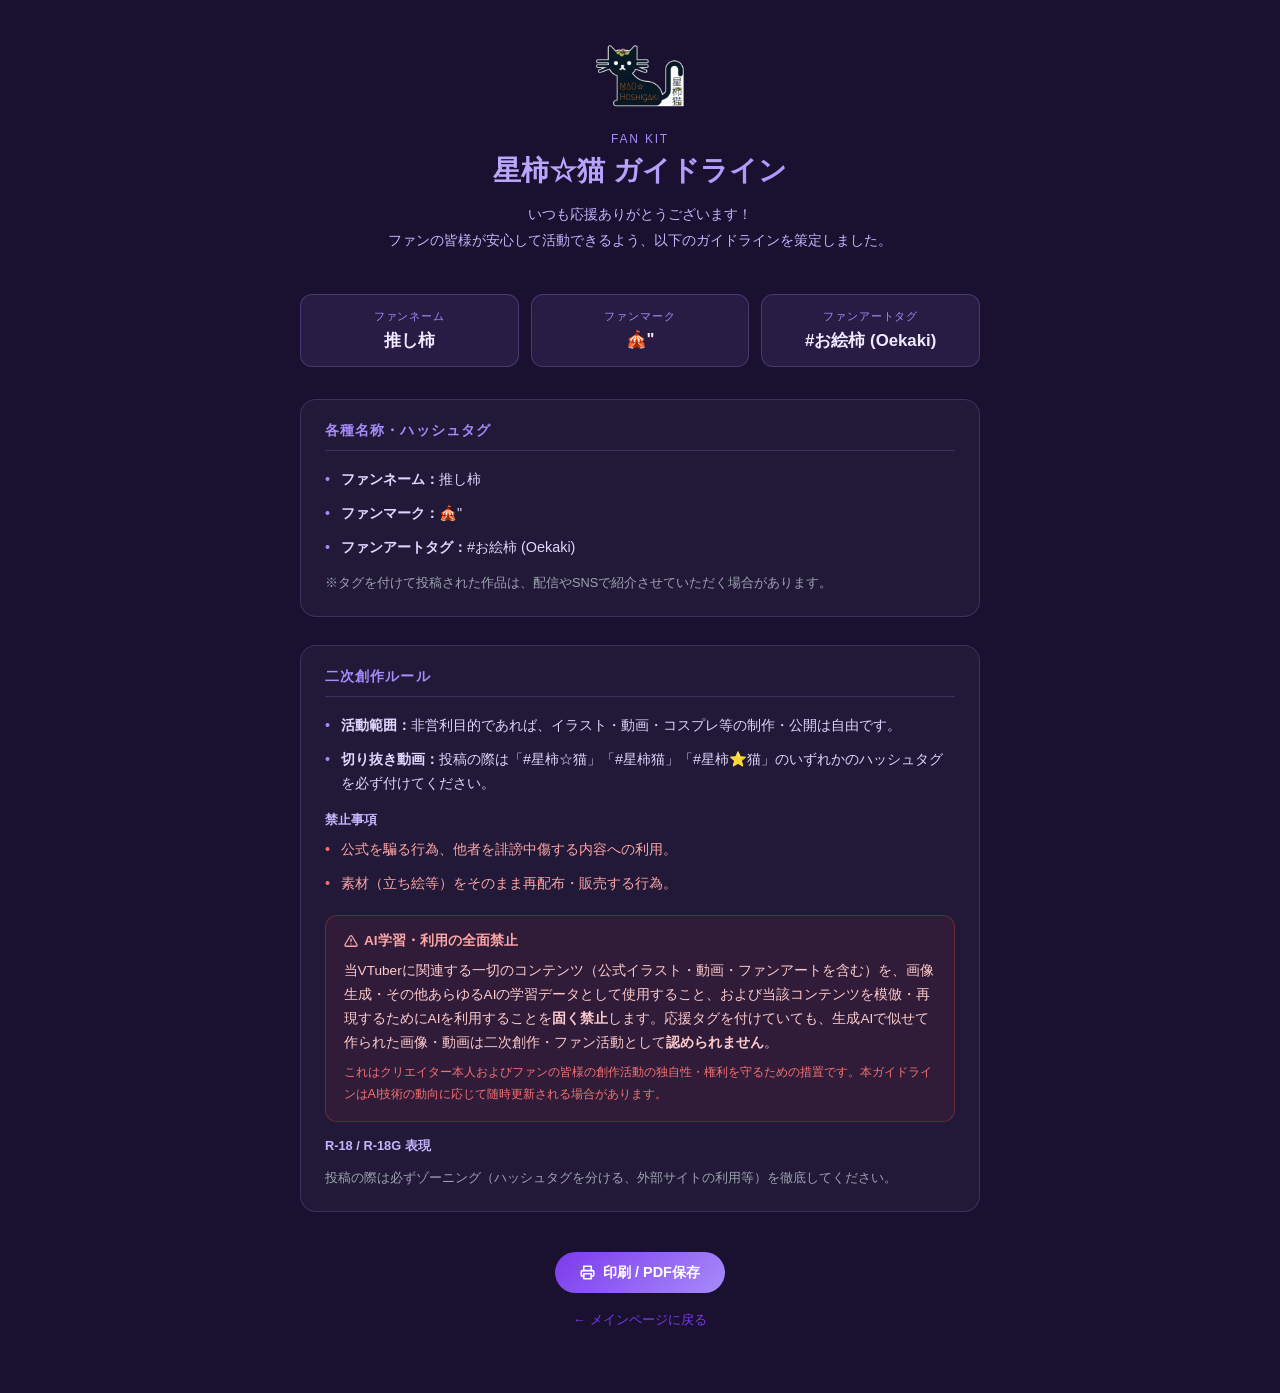
<file: fankit.html>
<!DOCTYPE html>
<html lang="ja">
<head>
  <meta charset="UTF-8">
  <meta name="viewport" content="width=device-width, initial-scale=1.0">
  <title>Fan Kit / ガイドライン — 星柿☆猫</title>
  <style>
    /* ── Base ── */
    *, *::before, *::after { box-sizing: border-box; margin: 0; padding: 0; }

    body {
      font-family: 'Hiragino Kaku Gothic ProN', 'Hiragino Sans', 'Noto Sans JP', sans-serif;
      background: #1a1030;
      color: #e8deff;
      min-height: 100vh;
      padding: 2.5rem 1.25rem 4rem;
    }

    /* ── Container ── */
    .wrap {
      max-width: 680px;
      margin: 0 auto;
    }

    /* ── Header ── */
    .fk-header {
      text-align: center;
      margin-bottom: 2.5rem;
    }

    .fk-icon {
      height: 72px;
      width: auto;
      margin-bottom: 1rem;
    }

    .fk-label {
      font-size: .75rem;
      letter-spacing: .15em;
      text-transform: uppercase;
      color: #a78bfa;
      margin-bottom: .4rem;
    }

    .fk-title {
      font-size: 1.75rem;
      font-weight: 700;
      background: linear-gradient(135deg, #c4b5fd, #a78bfa);
      -webkit-background-clip: text;
      -webkit-text-fill-color: transparent;
      background-clip: text;
      margin-bottom: .75rem;
    }

    .fk-intro {
      font-size: .9rem;
      color: #c4b5fd;
      line-height: 1.8;
    }

    /* ── Tag cards ── */
    .tag-grid {
      display: grid;
      grid-template-columns: repeat(auto-fit, minmax(160px, 1fr));
      gap: .75rem;
      margin: 2rem 0;
    }

    .tag-card {
      background: rgba(167,139,250,.1);
      border: 1px solid rgba(167,139,250,.25);
      border-radius: .75rem;
      padding: .85rem 1rem;
      text-align: center;
    }

    .tag-label {
      display: block;
      font-size: .7rem;
      color: #a78bfa;
      letter-spacing: .08em;
      margin-bottom: .35rem;
    }

    .tag-value {
      font-size: 1.05rem;
      font-weight: 700;
      color: #f0eaff;
    }

    /* ── Sections ── */
    .fk-section {
      margin-bottom: 1.75rem;
      background: rgba(255,255,255,.04);
      border: 1px solid rgba(167,139,250,.2);
      border-radius: 1rem;
      padding: 1.4rem 1.5rem;
    }

    .fk-section-title {
      font-size: .85rem;
      font-weight: 700;
      letter-spacing: .08em;
      color: #a78bfa;
      text-transform: uppercase;
      margin-bottom: 1rem;
      padding-bottom: .6rem;
      border-bottom: 1px solid rgba(167,139,250,.2);
    }

    /* ── Lists ── */
    .g-list {
      list-style: none;
      display: flex;
      flex-direction: column;
      gap: .6rem;
      font-size: .9rem;
      line-height: 1.7;
    }

    .g-list li {
      padding-left: 1rem;
      position: relative;
      color: #ddd6fe;
    }

    .g-list li::before {
      content: '•';
      position: absolute;
      left: 0;
      color: #a78bfa;
    }

    .g-list.danger li::before { color: #f87171; }
    .g-list.danger li { color: #fca5a5; }

    .sub-title {
      font-size: .8rem;
      font-weight: 700;
      color: #c4b5fd;
      margin: 1rem 0 .5rem;
    }

    /* ── AI block ── */
    .ai-block {
      margin-top: 1.2rem;
      background: rgba(239,68,68,.07);
      border: 1px solid rgba(239,68,68,.3);
      border-radius: .75rem;
      padding: 1rem 1.1rem;
    }

    .ai-title {
      display: flex;
      align-items: center;
      gap: .4rem;
      font-size: .85rem;
      font-weight: 700;
      color: #fca5a5;
      margin-bottom: .6rem;
    }

    .ai-body {
      font-size: .85rem;
      color: #fecaca;
      line-height: 1.75;
      margin-bottom: .5rem;
    }

    .ai-intent {
      font-size: .78rem;
      color: #f87171;
      line-height: 1.7;
    }

    /* ── Note ── */
    .note {
      font-size: .8rem;
      color: #9ca3af;
      margin-top: .75rem;
      line-height: 1.7;
    }

    /* ── Print button ── */
    .print-bar {
      text-align: center;
      margin-top: 2.5rem;
    }

    .btn-print {
      display: inline-flex;
      align-items: center;
      gap: .5rem;
      background: linear-gradient(135deg, #7c3aed, #a78bfa);
      color: #fff;
      font-size: .9rem;
      font-weight: 600;
      padding: .7rem 1.6rem;
      border-radius: 999px;
      border: none;
      cursor: pointer;
      text-decoration: none;
    }

    .btn-print:hover { opacity: .85; }

    .back-link {
      display: block;
      text-align: center;
      margin-top: 1.2rem;
      font-size: .8rem;
      color: #7c3aed;
      text-decoration: none;
    }
    .back-link:hover { text-decoration: underline; }

    /* ── Print styles ── */
    @media print {
      body {
        background: #fff;
        color: #1a1030;
        padding: 1.5cm 2cm;
      }

      .fk-title {
        background: none;
        -webkit-text-fill-color: #1a1030;
        color: #1a1030;
      }

      .fk-label, .tag-label, .fk-section-title { color: #7c3aed; }
      .fk-intro, .tag-value, .g-list li { color: #1a1030; }

      .tag-card {
        background: #f5f3ff;
        border-color: #7c3aed;
      }

      .fk-section {
        background: #faf5ff;
        border-color: #7c3aed;
        break-inside: avoid;
      }

      .ai-block {
        background: #fff1f2;
        border-color: #ef4444;
      }

      .ai-title { color: #dc2626; }
      .ai-body, .ai-intent { color: #7f1d1d; }

      .g-list.danger li { color: #dc2626; }
      .g-list.danger li::before { color: #dc2626; }

      .sub-title { color: #4c1d95; }
      .note { color: #6b7280; }

      .print-bar, .back-link { display: none; }

      .fk-icon { border-color: #7c3aed; }
    }
  </style>
</head>
<body>
  <div class="wrap">

    <!-- Header -->
    <header class="fk-header">
      <img class="fk-icon" src="images/icon.png" alt="星柿☆猫">
      <p class="fk-label">Fan Kit</p>
      <h1 class="fk-title">星柿☆猫 ガイドライン</h1>
      <p class="fk-intro">
        いつも応援ありがとうございます！<br>
        ファンの皆様が安心して活動できるよう、以下のガイドラインを策定しました。
      </p>
    </header>

    <!-- Tag cards -->
    <div class="tag-grid">
      <div class="tag-card">
        <span class="tag-label">ファンネーム</span>
        <span class="tag-value">推し柿</span>
      </div>
      <div class="tag-card">
        <span class="tag-label">ファンマーク</span>
        <span class="tag-value">🎪"</span>
      </div>
      <div class="tag-card">
        <span class="tag-label">ファンアートタグ</span>
        <span class="tag-value">#お絵柿 (Oekaki)</span>
      </div>
    </div>

    <!-- 各種名称 -->
    <div class="fk-section">
      <p class="fk-section-title">各種名称・ハッシュタグ</p>
      <ul class="g-list">
        <li><strong>ファンネーム：</strong>推し柿</li>
        <li><strong>ファンマーク：</strong>🎪"</li>
        <li><strong>ファンアートタグ：</strong>#お絵柿 (Oekaki)</li>
      </ul>
      <p class="note">※タグを付けて投稿された作品は、配信やSNSで紹介させていただく場合があります。</p>
    </div>

    <!-- 二次創作 -->
    <div class="fk-section">
      <p class="fk-section-title">二次創作ルール</p>

      <ul class="g-list">
        <li><strong>活動範囲：</strong>非営利目的であれば、イラスト・動画・コスプレ等の制作・公開は自由です。</li>
        <li><strong>切り抜き動画：</strong>投稿の際は「#星柿☆猫」「#星柿猫」「#星柿⭐猫」のいずれかのハッシュタグを必ず付けてください。</li>
      </ul>

      <p class="sub-title">禁止事項</p>
      <ul class="g-list danger">
        <li>公式を騙る行為、他者を誹謗中傷する内容への利用。</li>
        <li>素材（立ち絵等）をそのまま再配布・販売する行為。</li>
      </ul>

      <div class="ai-block">
        <p class="ai-title">
          <svg width="14" height="14" viewBox="0 0 24 24" fill="none" stroke="currentColor"
               stroke-width="2.2" stroke-linecap="round" stroke-linejoin="round">
            <path d="M10.29 3.86L1.82 18a2 2 0 0 0 1.71 3h16.94a2 2 0 0 0 1.71-3L13.71 3.86a2 2 0 0 0-3.42 0z"/>
            <line x1="12" y1="9" x2="12" y2="13"/><line x1="12" y1="17" x2="12.01" y2="17"/>
          </svg>
          AI学習・利用の全面禁止
        </p>
        <p class="ai-body">
          当VTuberに関連する一切のコンテンツ（公式イラスト・動画・ファンアートを含む）を、画像生成・その他あらゆるAIの学習データとして使用すること、および当該コンテンツを模倣・再現するためにAIを利用することを<strong>固く禁止</strong>します。応援タグを付けていても、生成AIで似せて作られた画像・動画は二次創作・ファン活動として<strong>認められません</strong>。
        </p>
        <p class="ai-intent">
          これはクリエイター本人およびファンの皆様の創作活動の独自性・権利を守るための措置です。本ガイドラインはAI技術の動向に応じて随時更新される場合があります。
        </p>
      </div>

      <p class="sub-title">R-18 / R-18G 表現</p>
      <p class="note">投稿の際は必ずゾーニング（ハッシュタグを分ける、外部サイトの利用等）を徹底してください。</p>
    </div>

    <!-- Print button -->
    <div class="print-bar">
      <button class="btn-print" onclick="window.print()">
        <svg width="15" height="15" viewBox="0 0 24 24" fill="none" stroke="currentColor"
             stroke-width="2.5" stroke-linecap="round" stroke-linejoin="round">
          <polyline points="6 9 6 2 18 2 18 9"/>
          <path d="M6 18H4a2 2 0 0 1-2-2v-5a2 2 0 0 1 2-2h16a2 2 0 0 1 2 2v5a2 2 0 0 1-2 2h-2"/>
          <rect x="6" y="14" width="12" height="8"/>
        </svg>
        印刷 / PDF保存
      </button>
      <a class="back-link" href="index.html">← メインページに戻る</a>
    </div>

  </div>
</body>
</html>
</file>
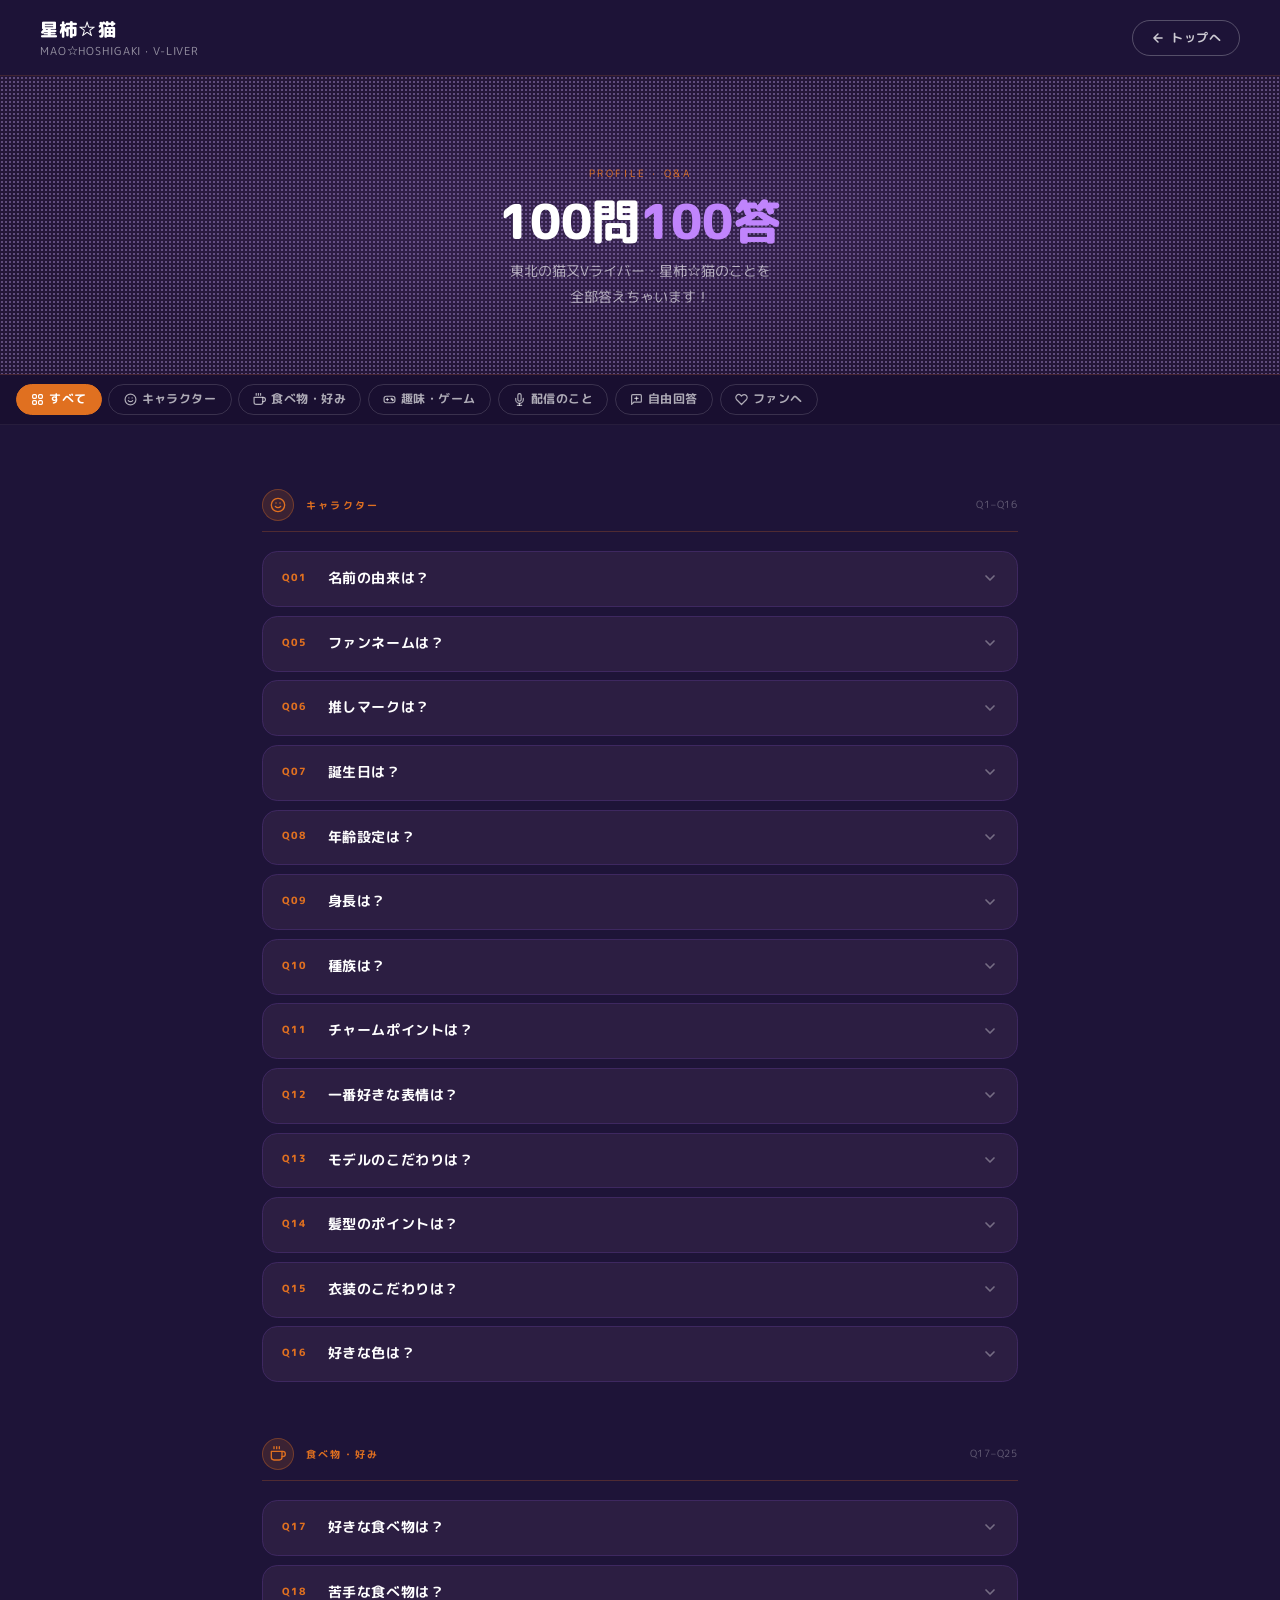
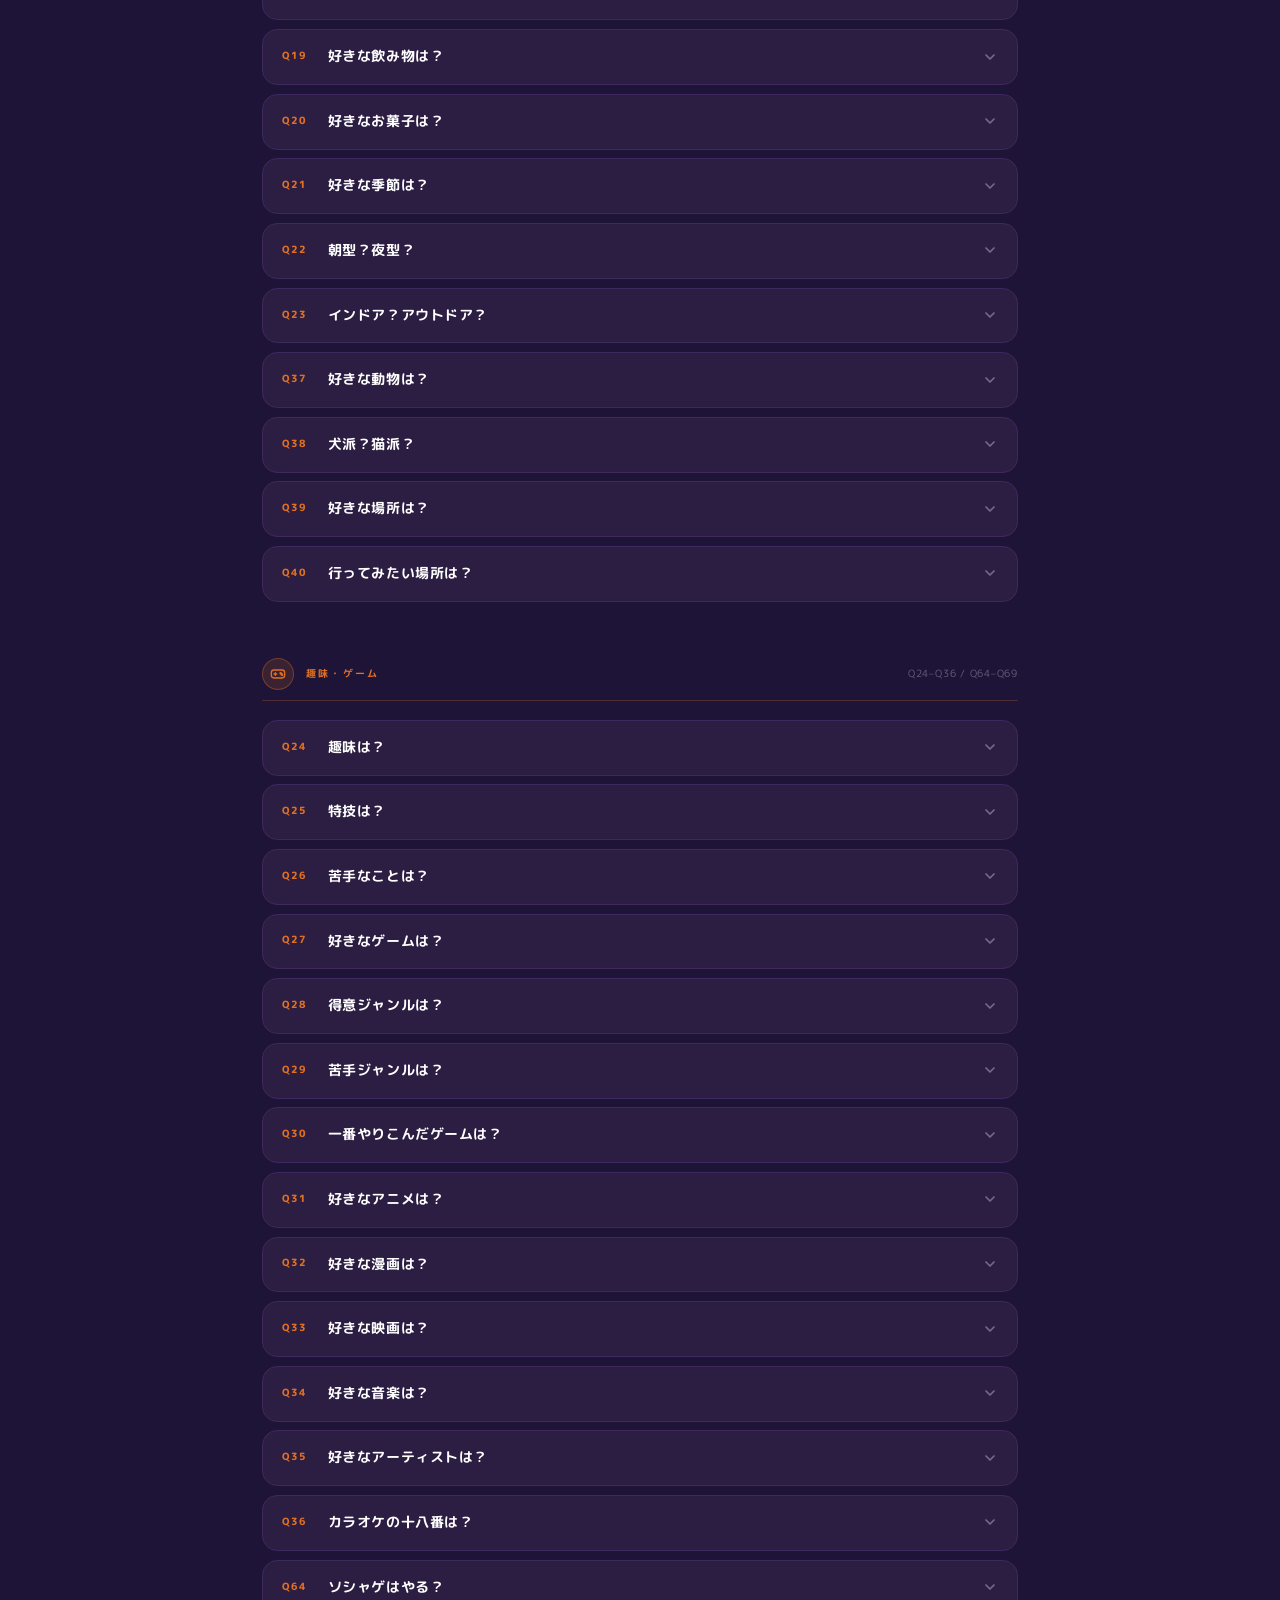
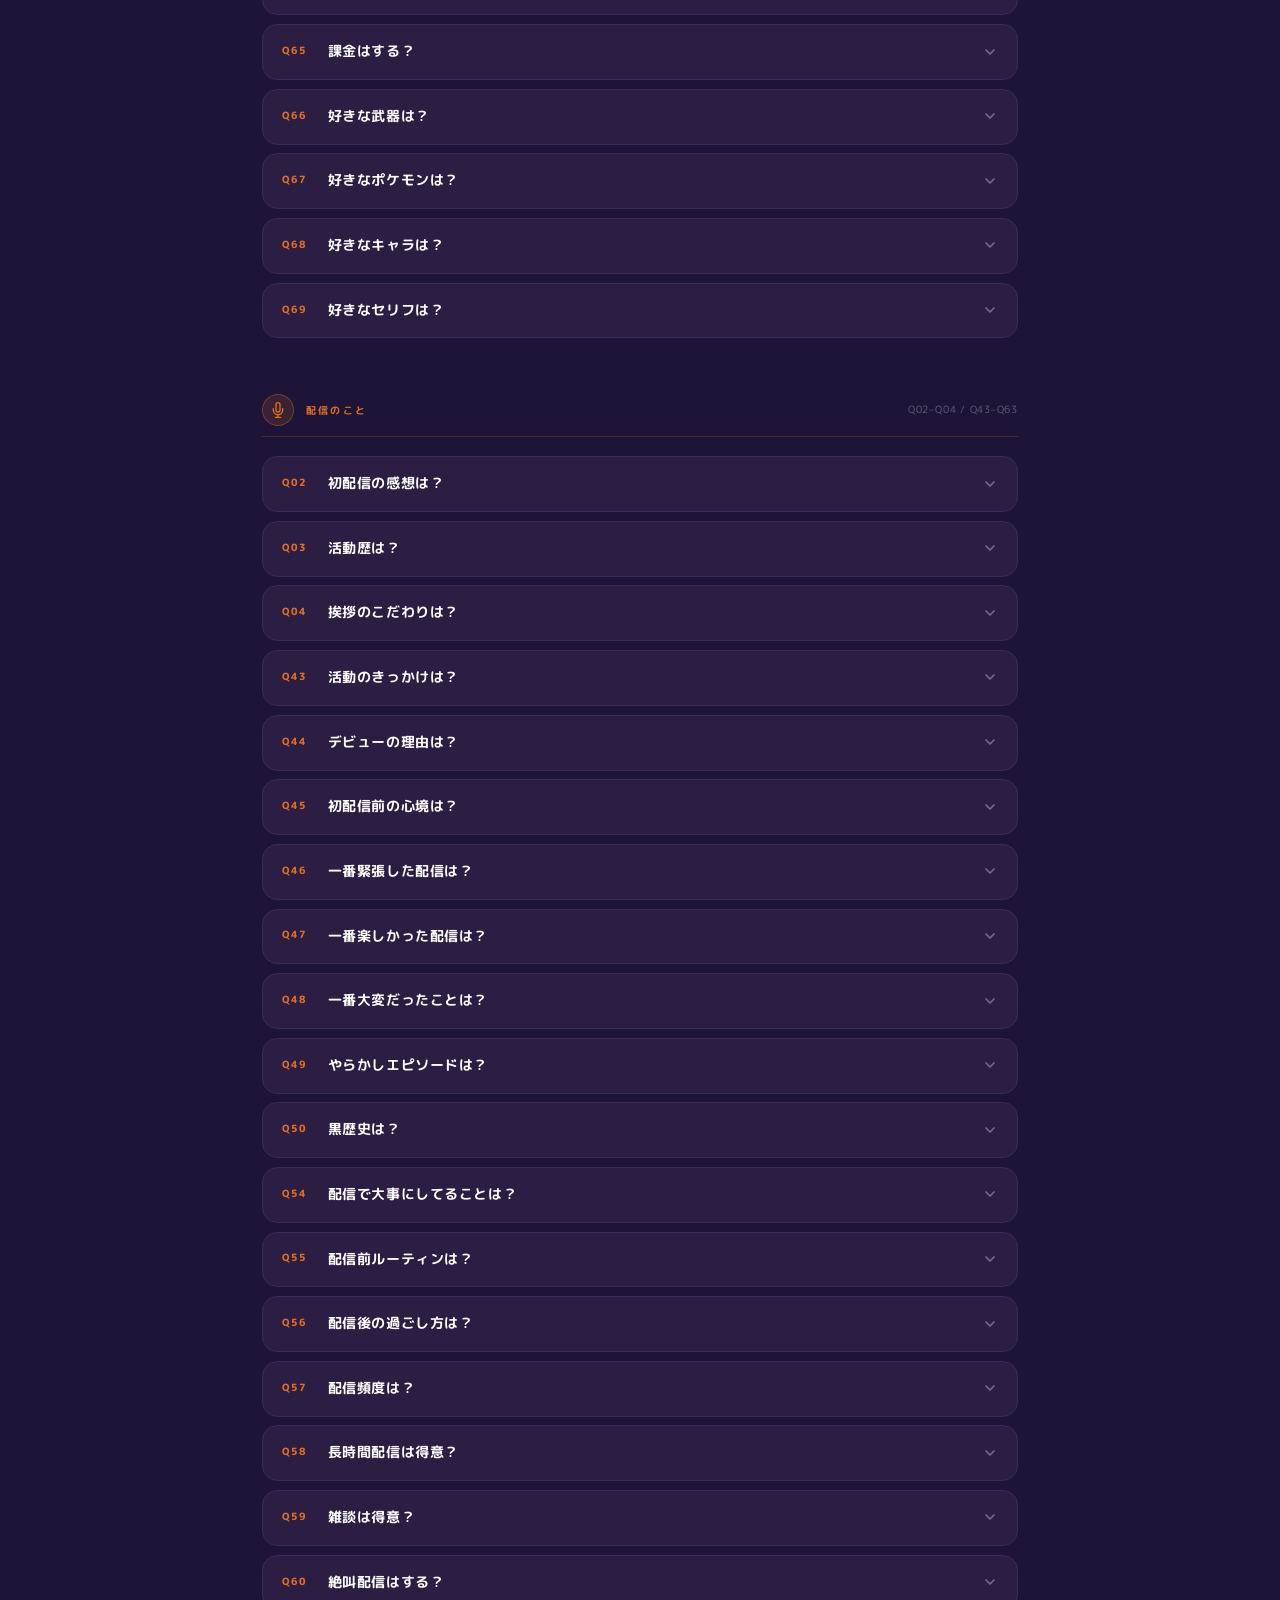
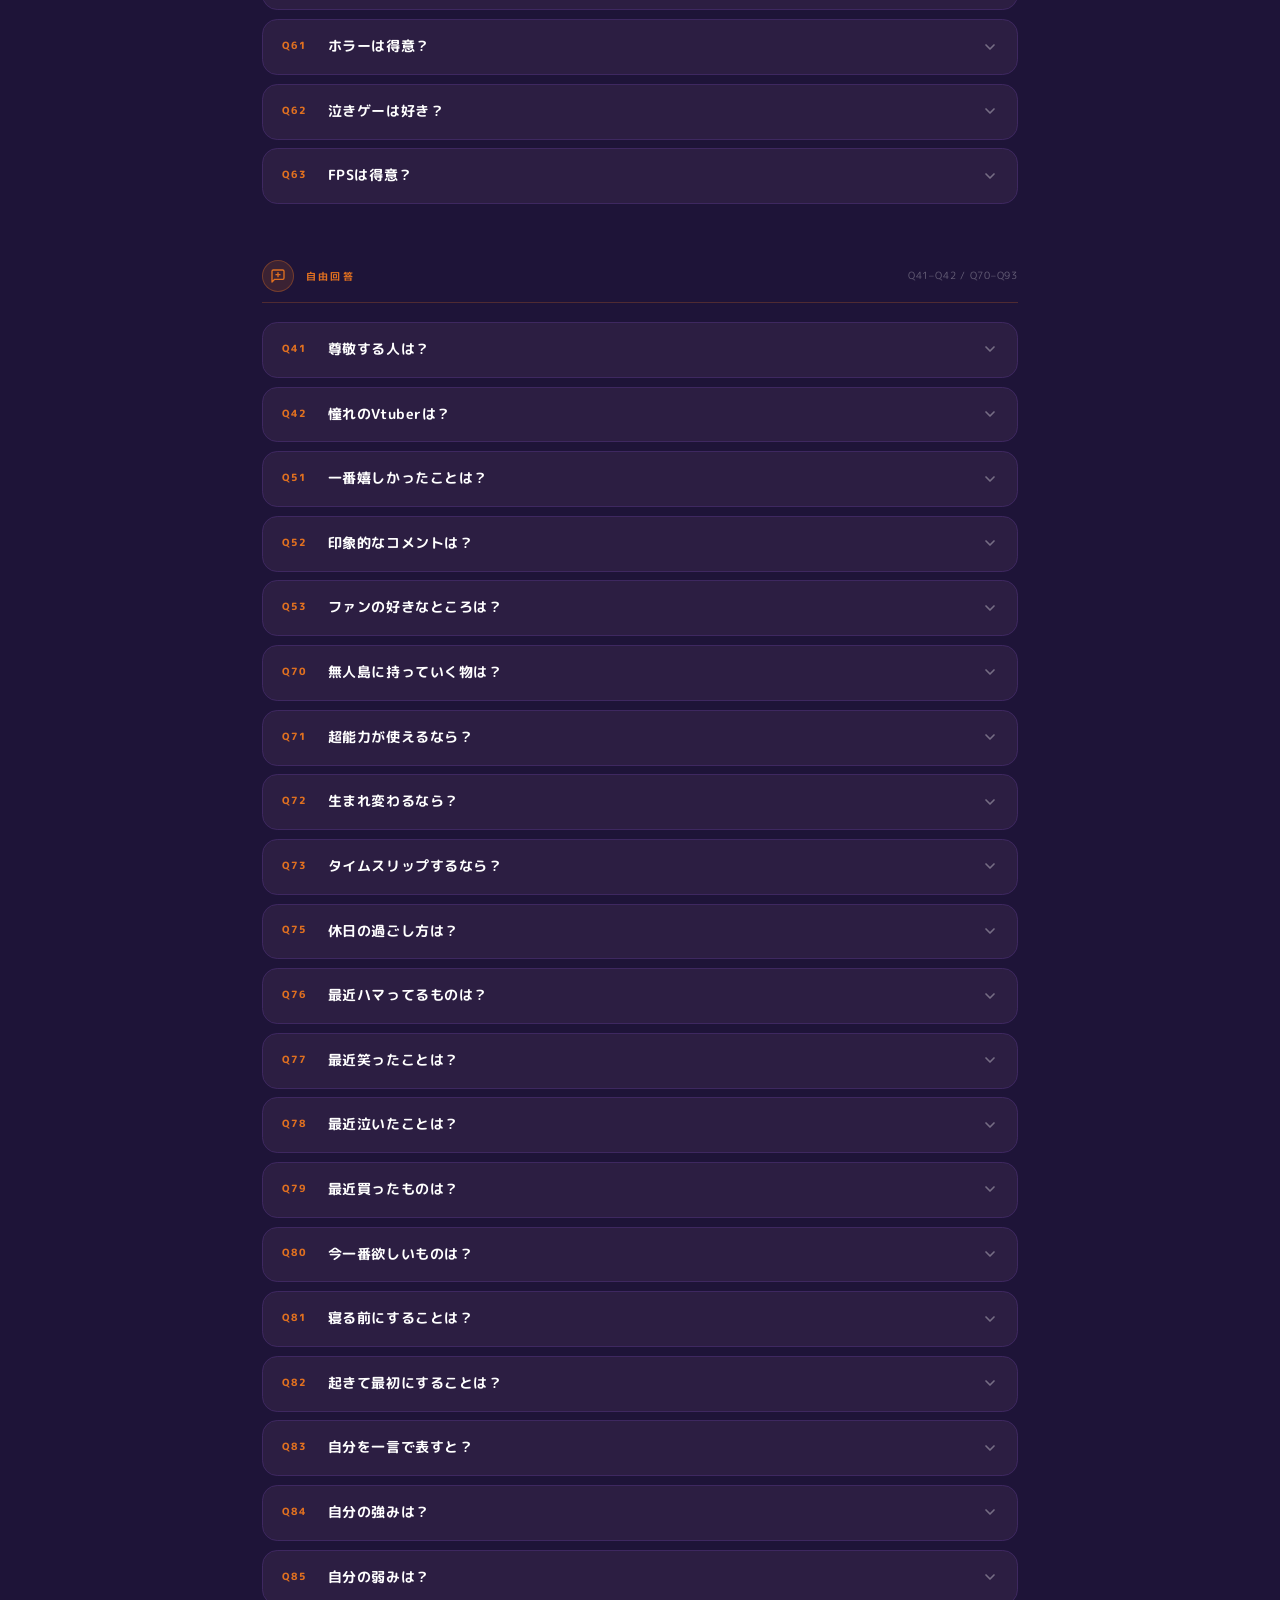
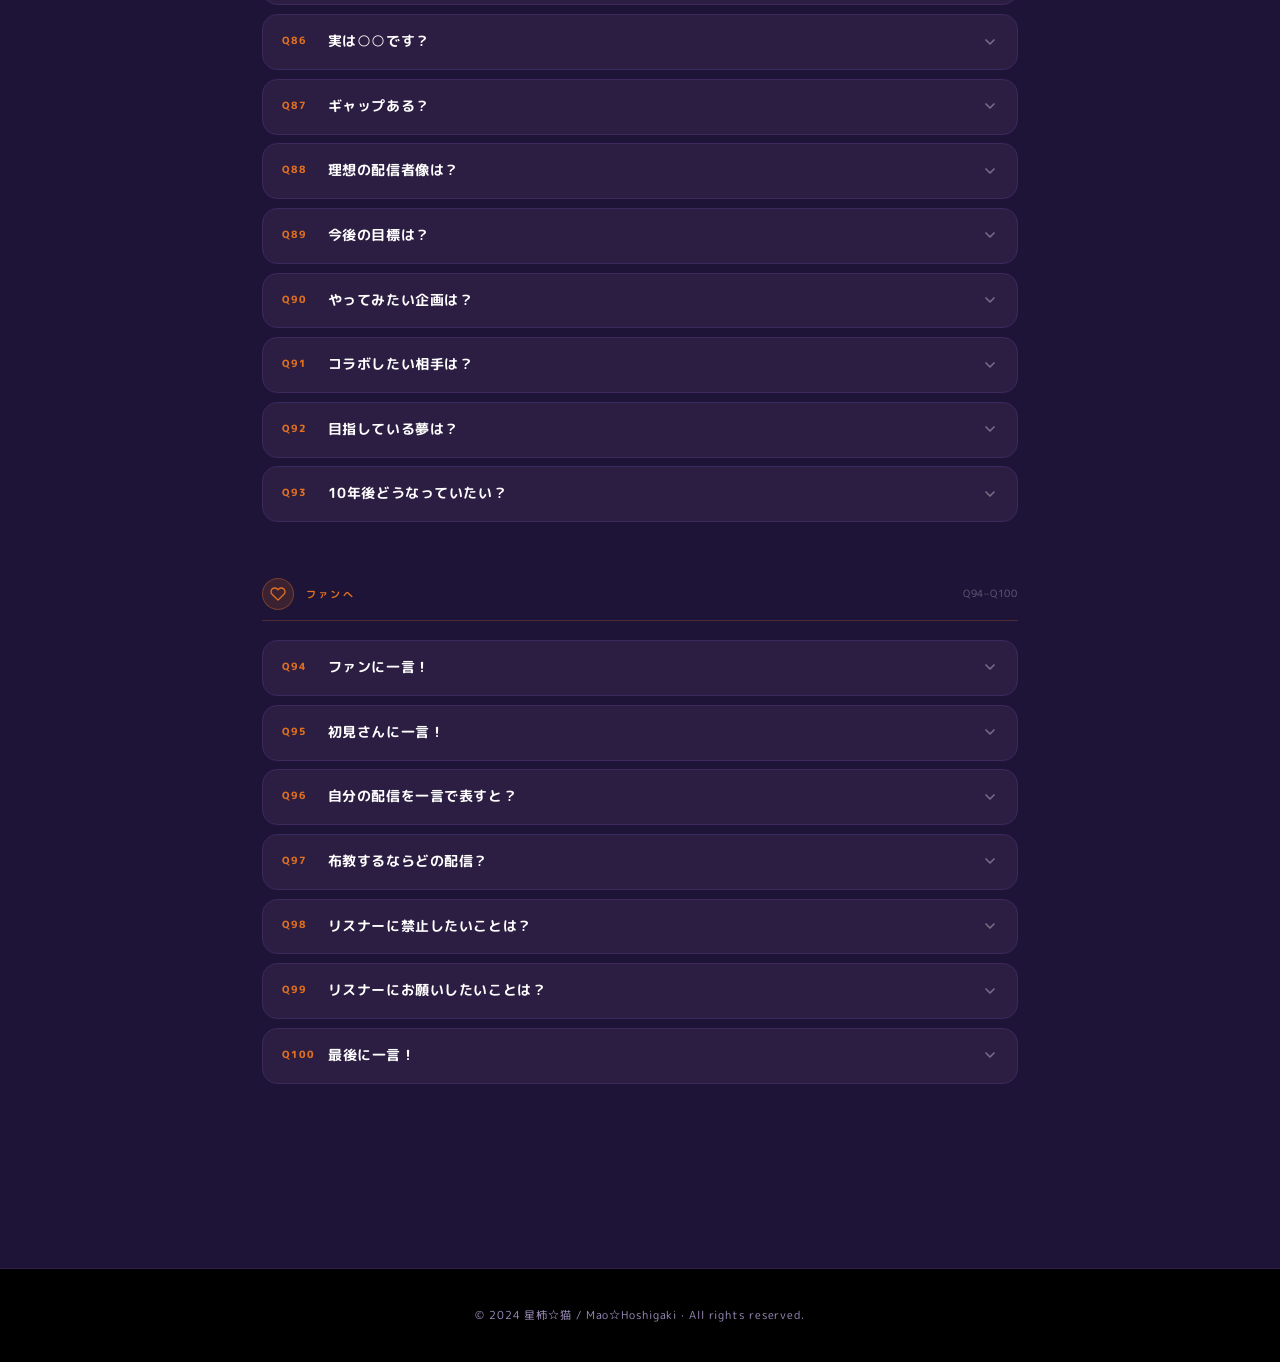
<file: qa.html>
<!DOCTYPE html>
<html lang="ja">
<head>
  <meta charset="UTF-8" />
  <meta name="viewport" content="width=device-width, initial-scale=1.0" />
  <title>100問100答 – 星柿☆猫 / Mao☆Hoshigaki</title>
  <meta name="description" content="東北の猫又Vライバー・星柿☆猫の100問100答。キャラクター・趣味・配信のことを全部答えたよ！" />
  <link rel="preconnect" href="https://fonts.googleapis.com" />
  <link rel="preconnect" href="https://fonts.gstatic.com" crossorigin />
  <link href="https://fonts.googleapis.com/css2?family=M+PLUS+Rounded+1c:wght@400;700;800&display=swap" rel="stylesheet" />
  <style>
    :root {
      --accent: #e07020;
      --accent-h: #c85c00;
      --bg: #1e1438;
      --bg2: #241638;
      --bg3: #1a1030;
      --card: #2c1e42;
      --border: #3e2860;
      --purple: #c084fc;
    }

    *, *::before, *::after { box-sizing: border-box; }

    html { scroll-behavior: smooth; }

    body {
      margin: 0;
      font-family: 'M PLUS Rounded 1c', 'Hiragino Maru Gothic Pro', 'BIZ UDPGothic', system-ui, sans-serif;
      background: var(--bg);
      color: #f0f0f0;
      overflow-x: hidden;
    }

    /* ── Header ── */
    #site-header {
      position: sticky;
      top: 0;
      z-index: 100;
      padding: 1rem 1.5rem;
      display: flex;
      align-items: center;
      justify-content: space-between;
      background: rgba(30, 20, 56, .92);
      backdrop-filter: blur(10px);
      border-bottom: 1px solid rgba(224, 112, 32, .18);
    }

    .logo-link {
      display: flex;
      align-items: center;
      gap: .65rem;
      text-decoration: none;
    }

    .logo-main {
      font-size: 1.1rem;
      font-weight: 800;
      letter-spacing: .07em;
      color: #fff;
    }

    .logo-sub {
      font-size: .68rem;
      letter-spacing: .08em;
      color: rgba(255,255,255,.55);
      text-transform: uppercase;
    }

    .back-btn {
      display: inline-flex;
      align-items: center;
      gap: .4rem;
      padding: .5rem 1.1rem;
      border-radius: 999px;
      border: 1.5px solid rgba(255,255,255,.25);
      color: rgba(255,255,255,.78);
      font-size: .78rem;
      font-weight: 600;
      letter-spacing: .04em;
      text-decoration: none;
      transition: border-color .2s, color .2s, transform .15s;
    }
    .back-btn:hover {
      border-color: rgba(255,255,255,.6);
      color: #fff;
      transform: translateY(-1px);
    }

    /* ── Hero ── */
    .qa-hero {
      padding: 4rem 1.5rem 3rem;
      text-align: center;
      position: relative;
      overflow: hidden;
      background: var(--bg2);
      border-bottom: 1px solid rgba(224, 112, 32, .18);
    }

    .qa-hero::before {
      content: '';
      position: absolute;
      inset: 0;
      background-image: radial-gradient(circle, rgba(200,170,255,0.35) 1px, transparent 1px);
      background-size: 4px 4px;
      mix-blend-mode: screen;
      pointer-events: none;
    }

    .qa-hero::after {
      content: '';
      position: absolute;
      inset: 0;
      background: radial-gradient(ellipse at center, rgba(192,132,252,.12) 0%, transparent 70%);
      pointer-events: none;
    }


    .hero-label {
      font-size: .62rem;
      letter-spacing: .26em;
      text-transform: uppercase;
      color: var(--accent);
      margin-bottom: .7rem;
      position: relative;
      z-index: 1;
    }

    .hero-title {
      font-size: clamp(1.8rem, 6vw, 3rem);
      font-weight: 800;
      color: #fff;
      margin: 0 0 .6rem;
      line-height: 1.2;
      position: relative;
      z-index: 1;
    }

    .hero-title span {
      color: var(--purple);
    }

    .hero-desc {
      font-size: .88rem;
      color: rgba(255,255,255,.62);
      line-height: 1.8;
      position: relative;
      z-index: 1;
      margin: 0;
    }

    /* ── Category Nav ── */
    .cat-nav {
      position: sticky;
      top: 57px;
      z-index: 80;
      background: rgba(26,16,48,.96);
      backdrop-filter: blur(8px);
      border-bottom: 1px solid rgba(255,255,255,.06);
      padding: .6rem 1rem;
      overflow-x: auto;
      white-space: nowrap;
      -webkit-overflow-scrolling: touch;
      scrollbar-width: none;
    }
    .cat-nav::-webkit-scrollbar { display: none; }

    .cat-nav-inner {
      display: inline-flex;
      gap: .4rem;
    }

    .cat-btn {
      display: inline-flex;
      align-items: center;
      gap: .3rem;
      padding: .35rem .9rem;
      border-radius: 999px;
      border: 1px solid rgba(255,255,255,.14);
      background: none;
      color: rgba(255,255,255,.65);
      font-family: inherit;
      font-size: .72rem;
      font-weight: 600;
      letter-spacing: .04em;
      cursor: pointer;
      transition: background .2s, color .2s, border-color .2s;
      white-space: nowrap;
    }
    .cat-btn:hover, .cat-btn.active {
      background: var(--accent);
      border-color: var(--accent);
      color: #fff;
    }

    /* ── Main ── */
    .qa-main {
      max-width: 820px;
      margin: 0 auto;
      padding: 3rem 1.5rem 6rem;
    }

    /* ── Category Section ── */
    .qa-category {
      margin-bottom: 3.5rem;
    }

    .qa-category-header {
      display: flex;
      align-items: center;
      gap: .75rem;
      margin-bottom: 1.2rem;
      padding-bottom: .6rem;
      border-bottom: 1px solid rgba(224,112,32,.25);
    }

    .qa-category-icon {
      width: 2rem;
      height: 2rem;
      border-radius: 50%;
      background: rgba(224, 112, 32, .15);
      border: 1.5px solid rgba(224, 112, 32, .35);
      display: flex;
      align-items: center;
      justify-content: center;
      flex-shrink: 0;
      color: var(--accent);
    }

    .qa-category-title {
      font-size: .62rem;
      letter-spacing: .22em;
      text-transform: uppercase;
      color: var(--accent);
      font-weight: 700;
    }

    .qa-category-range {
      font-size: .6rem;
      color: rgba(255,255,255,.32);
      letter-spacing: .08em;
      margin-left: auto;
    }

    /* ── QA Item ── */
    .qa-item {
      background: var(--card);
      border: 1px solid var(--border);
      border-radius: .95rem;
      overflow: hidden;
      margin-bottom: .55rem;
      transition: border-color .25s, box-shadow .25s;
    }

    .qa-item:hover {
      border-color: rgba(192,132,252,.4);
      box-shadow: 0 4px 20px rgba(192,132,252,.1);
    }

    .qa-trigger {
      width: 100%;
      display: flex;
      align-items: flex-start;
      gap: .85rem;
      padding: 1rem 1.2rem;
      background: none;
      border: none;
      color: #fff;
      font-family: inherit;
      font-size: .88rem;
      font-weight: 600;
      letter-spacing: .04em;
      cursor: pointer;
      text-align: left;
      transition: background .2s;
    }

    .qa-trigger:hover {
      background: rgba(255,255,255,.04);
    }

    .qa-trigger[aria-expanded="true"] {
      color: var(--purple);
    }

    .qa-num {
      font-size: .62rem;
      font-weight: 800;
      letter-spacing: .08em;
      color: var(--accent);
      min-width: 2rem;
      padding-top: .12rem;
      flex-shrink: 0;
    }

    .qa-q-text {
      flex: 1;
      line-height: 1.55;
    }

    .qa-chevron {
      flex-shrink: 0;
      margin-top: .15rem;
      color: rgba(255,255,255,.35);
      transition: transform .3s ease, color .3s;
    }

    .qa-trigger[aria-expanded="true"] .qa-chevron {
      transform: rotate(180deg);
      color: var(--purple);
    }

    .qa-body {
      max-height: 0;
      overflow: hidden;
      transition: max-height .35s ease;
    }

    .qa-body-inner {
      padding: .2rem 1.2rem 1.2rem 3.85rem;
      border-top: 1px solid rgba(255,255,255,.07);
      font-size: .88rem;
      color: rgba(255,255,255,.82);
      line-height: 1.85;
    }

    /* ── Footer ── */
    footer {
      padding: 2.4rem 1.5rem;
      text-align: center;
      background: #000;
      border-top: 1px solid #2e2048;
      color: #a090c0;
      font-size: .7rem;
      letter-spacing: .08em;
    }

    /* ── Scroll reveal ── */
    .sr {
      opacity: 0;
      transform: translateY(20px);
      transition: opacity .5s ease, transform .5s ease;
    }
    .sr.sr-on {
      opacity: 1;
      transform: none;
    }

    @media (min-width: 768px) {
      .qa-hero { padding: 5rem 2rem 4rem; }
      .qa-main { padding: 4rem 2rem 8rem; }
      #site-header { padding: 1rem 2.5rem; }
    }
  </style>
</head>
<body>

<!-- Header -->
<header id="site-header">
  <a class="logo-link" href="index.html">
    <div>
      <div class="logo-main">星柿☆猫</div>
      <div class="logo-sub">Mao☆Hoshigaki · V-Liver</div>
    </div>
  </a>
  <a class="back-btn" href="index.html">
    <svg width="14" height="14" viewBox="0 0 24 24" fill="none" stroke="currentColor" stroke-width="2.5" stroke-linecap="round" stroke-linejoin="round"><path d="M19 12H5M12 5l-7 7 7 7"/></svg>
    トップへ
  </a>
</header>

<!-- Hero -->
<section class="qa-hero">
  <p class="hero-label">Profile · Q&A</p>
  <h1 class="hero-title">100問<span>100答</span></h1>
  <p class="hero-desc">東北の猫又Vライバー・星柿☆猫のことを<br>全部答えちゃいます！</p>
</section>

<!-- Category Nav -->
<nav class="cat-nav" aria-label="カテゴリ">
  <div class="cat-nav-inner">
    <button class="cat-btn active" data-cat="all">
      <svg width="13" height="13" viewBox="0 0 24 24" fill="none" stroke="currentColor" stroke-width="2.2" stroke-linecap="round" stroke-linejoin="round"><rect x="3" y="3" width="7" height="7" rx="2"/><rect x="14" y="3" width="7" height="7" rx="2"/><rect x="3" y="14" width="7" height="7" rx="2"/><rect x="14" y="14" width="7" height="7" rx="2"/></svg>
      すべて
    </button>
    <button class="cat-btn" data-cat="chara">
      <svg width="13" height="13" viewBox="0 0 24 24" fill="none" stroke="currentColor" stroke-width="2.2" stroke-linecap="round" stroke-linejoin="round"><path d="M12 2C6.48 2 2 6.48 2 12s4.48 10 10 10 10-4.48 10-10S17.52 2 12 2z"/><path d="M8 14s1.5 2 4 2 4-2 4-2"/><line x1="9" y1="9" x2="9.01" y2="9"/><line x1="15" y1="9" x2="15.01" y2="9"/></svg>
      キャラクター
    </button>
    <button class="cat-btn" data-cat="food">
      <svg width="13" height="13" viewBox="0 0 24 24" fill="none" stroke="currentColor" stroke-width="2.2" stroke-linecap="round" stroke-linejoin="round"><path d="M18 8h1a4 4 0 0 1 0 8h-1"/><path d="M2 8h16v9a4 4 0 0 1-4 4H6a4 4 0 0 1-4-4V8z"/><line x1="6" y1="1" x2="6" y2="4"/><line x1="10" y1="1" x2="10" y2="4"/><line x1="14" y1="1" x2="14" y2="4"/></svg>
      食べ物・好み
    </button>
    <button class="cat-btn" data-cat="hobby">
      <svg width="13" height="13" viewBox="0 0 24 24" fill="none" stroke="currentColor" stroke-width="2.2" stroke-linecap="round" stroke-linejoin="round"><rect x="2" y="6" width="20" height="12" rx="4"/><path d="M6 12h4"/><path d="M8 10v4"/><circle cx="16" cy="11" r="1" fill="currentColor"/><circle cx="18" cy="13" r="1" fill="currentColor"/></svg>
      趣味・ゲーム
    </button>
    <button class="cat-btn" data-cat="stream">
      <svg width="13" height="13" viewBox="0 0 24 24" fill="none" stroke="currentColor" stroke-width="2.2" stroke-linecap="round" stroke-linejoin="round"><path d="M12 1a3 3 0 0 0-3 3v8a3 3 0 0 0 6 0V4a3 3 0 0 0-3-3z"/><path d="M19 10v2a7 7 0 0 1-14 0v-2"/><line x1="12" y1="19" x2="12" y2="23"/><line x1="8" y1="23" x2="16" y2="23"/></svg>
      配信のこと
    </button>
    <button class="cat-btn" data-cat="free">
      <svg width="13" height="13" viewBox="0 0 24 24" fill="none" stroke="currentColor" stroke-width="2.2" stroke-linecap="round" stroke-linejoin="round"><path d="M21 15a2 2 0 0 1-2 2H7l-4 4V5a2 2 0 0 1 2-2h14a2 2 0 0 1 2 2z"/><line x1="9" y1="10" x2="15" y2="10"/><line x1="12" y1="7" x2="12" y2="13"/></svg>
      自由回答
    </button>
    <button class="cat-btn" data-cat="fan">
      <svg width="13" height="13" viewBox="0 0 24 24" fill="none" stroke="currentColor" stroke-width="2.2" stroke-linecap="round" stroke-linejoin="round"><path d="M20.84 4.61a5.5 5.5 0 0 0-7.78 0L12 5.67l-1.06-1.06a5.5 5.5 0 0 0-7.78 7.78l1.06 1.06L12 21.23l7.78-7.78 1.06-1.06a5.5 5.5 0 0 0 0-7.78z"/></svg>
      ファンへ
    </button>
  </div>
</nav>

<!-- Main -->
<main class="qa-main">

  <!-- キャラクター -->
  <section class="qa-category sr" data-category="chara">
    <div class="qa-category-header">
      <span class="qa-category-icon"><svg width="16" height="16" viewBox="0 0 24 24" fill="none" stroke="currentColor" stroke-width="2" stroke-linecap="round" stroke-linejoin="round"><path d="M12 2C6.48 2 2 6.48 2 12s4.48 10 10 10 10-4.48 10-10S17.52 2 12 2z"/><path d="M8 14s1.5 2 4 2 4-2 4-2"/><line x1="9" y1="9" x2="9.01" y2="9"/><line x1="15" y1="9" x2="15.01" y2="9"/></svg></span>
      <span class="qa-category-title">キャラクター</span>
      <span class="qa-category-range">Q1–Q16</span>
    </div>

    <div class="qa-item">
      <button class="qa-trigger" aria-expanded="false">
        <span class="qa-num">Q01</span>
        <span class="qa-q-text">名前の由来は？</span>
        <svg class="qa-chevron" width="16" height="16" viewBox="0 0 24 24" fill="none" stroke="currentColor" stroke-width="2.5" stroke-linecap="round" stroke-linejoin="round"><path d="M6 9l6 6 6-6"/></svg>
      </button>
      <div class="qa-body"><div class="qa-body-inner">配信2日目に、干し柿が好きだって話をしていたらリスナーさんが名前を付けてくれたよ。それから大事にしてるんだ！</div></div>
    </div>

    <div class="qa-item">
      <button class="qa-trigger" aria-expanded="false">
        <span class="qa-num">Q05</span>
        <span class="qa-q-text">ファンネームは？</span>
        <svg class="qa-chevron" width="16" height="16" viewBox="0 0 24 24" fill="none" stroke="currentColor" stroke-width="2.5" stroke-linecap="round" stroke-linejoin="round"><path d="M6 9l6 6 6-6"/></svg>
      </button>
      <div class="qa-body"><div class="qa-body-inner">推し柿</div></div>
    </div>

    <div class="qa-item">
      <button class="qa-trigger" aria-expanded="false">
        <span class="qa-num">Q06</span>
        <span class="qa-q-text">推しマークは？</span>
        <svg class="qa-chevron" width="16" height="16" viewBox="0 0 24 24" fill="none" stroke="currentColor" stroke-width="2.5" stroke-linecap="round" stroke-linejoin="round"><path d="M6 9l6 6 6-6"/></svg>
      </button>
      <div class="qa-body"><div class="qa-body-inner">🎪"</div></div>
    </div>

    <div class="qa-item">
      <button class="qa-trigger" aria-expanded="false">
        <span class="qa-num">Q07</span>
        <span class="qa-q-text">誕生日は？</span>
        <svg class="qa-chevron" width="16" height="16" viewBox="0 0 24 24" fill="none" stroke="currentColor" stroke-width="2.5" stroke-linecap="round" stroke-linejoin="round"><path d="M6 9l6 6 6-6"/></svg>
      </button>
      <div class="qa-body"><div class="qa-body-inner">3月15日</div></div>
    </div>

    <div class="qa-item">
      <button class="qa-trigger" aria-expanded="false">
        <span class="qa-num">Q08</span>
        <span class="qa-q-text">年齢設定は？</span>
        <svg class="qa-chevron" width="16" height="16" viewBox="0 0 24 24" fill="none" stroke="currentColor" stroke-width="2.5" stroke-linecap="round" stroke-linejoin="round"><path d="M6 9l6 6 6-6"/></svg>
      </button>
      <div class="qa-body"><div class="qa-body-inner">200歳以上なんだよね…。</div></div>
    </div>

    <div class="qa-item">
      <button class="qa-trigger" aria-expanded="false">
        <span class="qa-num">Q09</span>
        <span class="qa-q-text">身長は？</span>
        <svg class="qa-chevron" width="16" height="16" viewBox="0 0 24 24" fill="none" stroke="currentColor" stroke-width="2.5" stroke-linecap="round" stroke-linejoin="round"><path d="M6 9l6 6 6-6"/></svg>
      </button>
      <div class="qa-body"><div class="qa-body-inner">153cm以上</div></div>
    </div>

    <div class="qa-item">
      <button class="qa-trigger" aria-expanded="false">
        <span class="qa-num">Q10</span>
        <span class="qa-q-text">種族は？</span>
        <svg class="qa-chevron" width="16" height="16" viewBox="0 0 24 24" fill="none" stroke="currentColor" stroke-width="2.5" stroke-linecap="round" stroke-linejoin="round"><path d="M6 9l6 6 6-6"/></svg>
      </button>
      <div class="qa-body"><div class="qa-body-inner">猫又</div></div>
    </div>

    <div class="qa-item">
      <button class="qa-trigger" aria-expanded="false">
        <span class="qa-num">Q11</span>
        <span class="qa-q-text">チャームポイントは？</span>
        <svg class="qa-chevron" width="16" height="16" viewBox="0 0 24 24" fill="none" stroke="currentColor" stroke-width="2.5" stroke-linecap="round" stroke-linejoin="round"><path d="M6 9l6 6 6-6"/></svg>
      </button>
      <div class="qa-body"><div class="qa-body-inner">二本のしっぽと耳だよ！</div></div>
    </div>

    <div class="qa-item">
      <button class="qa-trigger" aria-expanded="false">
        <span class="qa-num">Q12</span>
        <span class="qa-q-text">一番好きな表情は？</span>
        <svg class="qa-chevron" width="16" height="16" viewBox="0 0 24 24" fill="none" stroke="currentColor" stroke-width="2.5" stroke-linecap="round" stroke-linejoin="round"><path d="M6 9l6 6 6-6"/></svg>
      </button>
      <div class="qa-body"><div class="qa-body-inner">ドヤ顔。</div></div>
    </div>

    <div class="qa-item">
      <button class="qa-trigger" aria-expanded="false">
        <span class="qa-num">Q13</span>
        <span class="qa-q-text">モデルのこだわりは？</span>
        <svg class="qa-chevron" width="16" height="16" viewBox="0 0 24 24" fill="none" stroke="currentColor" stroke-width="2.5" stroke-linecap="round" stroke-linejoin="round"><path d="M6 9l6 6 6-6"/></svg>
      </button>
      <div class="qa-body"><div class="qa-body-inner">絶対かわいい頭身してるから見てほしいな。</div></div>
    </div>

    <div class="qa-item">
      <button class="qa-trigger" aria-expanded="false">
        <span class="qa-num">Q14</span>
        <span class="qa-q-text">髪型のポイントは？</span>
        <svg class="qa-chevron" width="16" height="16" viewBox="0 0 24 24" fill="none" stroke="currentColor" stroke-width="2.5" stroke-linecap="round" stroke-linejoin="round"><path d="M6 9l6 6 6-6"/></svg>
      </button>
      <div class="qa-body"><div class="qa-body-inner">平凡なボブだよ。</div></div>
    </div>

    <div class="qa-item">
      <button class="qa-trigger" aria-expanded="false">
        <span class="qa-num">Q15</span>
        <span class="qa-q-text">衣装のこだわりは？</span>
        <svg class="qa-chevron" width="16" height="16" viewBox="0 0 24 24" fill="none" stroke="currentColor" stroke-width="2.5" stroke-linecap="round" stroke-linejoin="round"><path d="M6 9l6 6 6-6"/></svg>
      </button>
      <div class="qa-body"><div class="qa-body-inner">おさがりのセーラー服だよ。ちょっとサイズが合ってないんだ。</div></div>
    </div>

    <div class="qa-item">
      <button class="qa-trigger" aria-expanded="false">
        <span class="qa-num">Q16</span>
        <span class="qa-q-text">好きな色は？</span>
        <svg class="qa-chevron" width="16" height="16" viewBox="0 0 24 24" fill="none" stroke="currentColor" stroke-width="2.5" stroke-linecap="round" stroke-linejoin="round"><path d="M6 9l6 6 6-6"/></svg>
      </button>
      <div class="qa-body"><div class="qa-body-inner">ムラサキかなー。</div></div>
    </div>
  </section>

  <!-- 食べ物・好み -->
  <section class="qa-category sr" data-category="food">
    <div class="qa-category-header">
      <span class="qa-category-icon"><svg width="16" height="16" viewBox="0 0 24 24" fill="none" stroke="currentColor" stroke-width="2" stroke-linecap="round" stroke-linejoin="round"><path d="M18 8h1a4 4 0 0 1 0 8h-1"/><path d="M2 8h16v9a4 4 0 0 1-4 4H6a4 4 0 0 1-4-4V8z"/><line x1="6" y1="1" x2="6" y2="4"/><line x1="10" y1="1" x2="10" y2="4"/><line x1="14" y1="1" x2="14" y2="4"/></svg></span>
      <span class="qa-category-title">食べ物・好み</span>
      <span class="qa-category-range">Q17–Q25</span>
    </div>

    <div class="qa-item">
      <button class="qa-trigger" aria-expanded="false">
        <span class="qa-num">Q17</span>
        <span class="qa-q-text">好きな食べ物は？</span>
        <svg class="qa-chevron" width="16" height="16" viewBox="0 0 24 24" fill="none" stroke="currentColor" stroke-width="2.5" stroke-linecap="round" stroke-linejoin="round"><path d="M6 9l6 6 6-6"/></svg>
      </button>
      <div class="qa-body"><div class="qa-body-inner">うに。世界で一番うにが好き。果物ではもちろん、柿だよね。</div></div>
    </div>

    <div class="qa-item">
      <button class="qa-trigger" aria-expanded="false">
        <span class="qa-num">Q18</span>
        <span class="qa-q-text">苦手な食べ物は？</span>
        <svg class="qa-chevron" width="16" height="16" viewBox="0 0 24 24" fill="none" stroke="currentColor" stroke-width="2.5" stroke-linecap="round" stroke-linejoin="round"><path d="M6 9l6 6 6-6"/></svg>
      </button>
      <div class="qa-body"><div class="qa-body-inner">ぴーたけ。（ピーマンとしいたけ）</div></div>
    </div>

    <div class="qa-item">
      <button class="qa-trigger" aria-expanded="false">
        <span class="qa-num">Q19</span>
        <span class="qa-q-text">好きな飲み物は？</span>
        <svg class="qa-chevron" width="16" height="16" viewBox="0 0 24 24" fill="none" stroke="currentColor" stroke-width="2.5" stroke-linecap="round" stroke-linejoin="round"><path d="M6 9l6 6 6-6"/></svg>
      </button>
      <div class="qa-body"><div class="qa-body-inner">オロナミンC！</div></div>
    </div>

    <div class="qa-item">
      <button class="qa-trigger" aria-expanded="false">
        <span class="qa-num">Q20</span>
        <span class="qa-q-text">好きなお菓子は？</span>
        <svg class="qa-chevron" width="16" height="16" viewBox="0 0 24 24" fill="none" stroke="currentColor" stroke-width="2.5" stroke-linecap="round" stroke-linejoin="round"><path d="M6 9l6 6 6-6"/></svg>
      </button>
      <div class="qa-body"><div class="qa-body-inner">何でも好きだけど、チョコ系があるとご機嫌。</div></div>
    </div>

    <div class="qa-item">
      <button class="qa-trigger" aria-expanded="false">
        <span class="qa-num">Q21</span>
        <span class="qa-q-text">好きな季節は？</span>
        <svg class="qa-chevron" width="16" height="16" viewBox="0 0 24 24" fill="none" stroke="currentColor" stroke-width="2.5" stroke-linecap="round" stroke-linejoin="round"><path d="M6 9l6 6 6-6"/></svg>
      </button>
      <div class="qa-body"><div class="qa-body-inner">秋と冬！</div></div>
    </div>

    <div class="qa-item">
      <button class="qa-trigger" aria-expanded="false">
        <span class="qa-num">Q22</span>
        <span class="qa-q-text">朝型？夜型？</span>
        <svg class="qa-chevron" width="16" height="16" viewBox="0 0 24 24" fill="none" stroke="currentColor" stroke-width="2.5" stroke-linecap="round" stroke-linejoin="round"><path d="M6 9l6 6 6-6"/></svg>
      </button>
      <div class="qa-body"><div class="qa-body-inner">夜型…。</div></div>
    </div>

    <div class="qa-item">
      <button class="qa-trigger" aria-expanded="false">
        <span class="qa-num">Q23</span>
        <span class="qa-q-text">インドア？アウトドア？</span>
        <svg class="qa-chevron" width="16" height="16" viewBox="0 0 24 24" fill="none" stroke="currentColor" stroke-width="2.5" stroke-linecap="round" stroke-linejoin="round"><path d="M6 9l6 6 6-6"/></svg>
      </button>
      <div class="qa-body"><div class="qa-body-inner">インドアでしかない。</div></div>
    </div>

    <div class="qa-item">
      <button class="qa-trigger" aria-expanded="false">
        <span class="qa-num">Q37</span>
        <span class="qa-q-text">好きな動物は？</span>
        <svg class="qa-chevron" width="16" height="16" viewBox="0 0 24 24" fill="none" stroke="currentColor" stroke-width="2.5" stroke-linecap="round" stroke-linejoin="round"><path d="M6 9l6 6 6-6"/></svg>
      </button>
      <div class="qa-body"><div class="qa-body-inner">何でも好き！</div></div>
    </div>

    <div class="qa-item">
      <button class="qa-trigger" aria-expanded="false">
        <span class="qa-num">Q38</span>
        <span class="qa-q-text">犬派？猫派？</span>
        <svg class="qa-chevron" width="16" height="16" viewBox="0 0 24 24" fill="none" stroke="currentColor" stroke-width="2.5" stroke-linecap="round" stroke-linejoin="round"><path d="M6 9l6 6 6-6"/></svg>
      </button>
      <div class="qa-body"><div class="qa-body-inner">猫…かなぁ。猫又だし。</div></div>
    </div>

    <div class="qa-item">
      <button class="qa-trigger" aria-expanded="false">
        <span class="qa-num">Q39</span>
        <span class="qa-q-text">好きな場所は？</span>
        <svg class="qa-chevron" width="16" height="16" viewBox="0 0 24 24" fill="none" stroke="currentColor" stroke-width="2.5" stroke-linecap="round" stroke-linejoin="round"><path d="M6 9l6 6 6-6"/></svg>
      </button>
      <div class="qa-body"><div class="qa-body-inner">ベッドの上</div></div>
    </div>

    <div class="qa-item">
      <button class="qa-trigger" aria-expanded="false">
        <span class="qa-num">Q40</span>
        <span class="qa-q-text">行ってみたい場所は？</span>
        <svg class="qa-chevron" width="16" height="16" viewBox="0 0 24 24" fill="none" stroke="currentColor" stroke-width="2.5" stroke-linecap="round" stroke-linejoin="round"><path d="M6 9l6 6 6-6"/></svg>
      </button>
      <div class="qa-body"><div class="qa-body-inner">名古屋で食べ歩きしたい！</div></div>
    </div>
  </section>

  <!-- 趣味・ゲーム -->
  <section class="qa-category sr" data-category="hobby">
    <div class="qa-category-header">
      <span class="qa-category-icon"><svg width="16" height="16" viewBox="0 0 24 24" fill="none" stroke="currentColor" stroke-width="2" stroke-linecap="round" stroke-linejoin="round"><rect x="2" y="6" width="20" height="12" rx="4"/><path d="M6 12h4"/><path d="M8 10v4"/><circle cx="16" cy="11" r="1" fill="currentColor"/><circle cx="18" cy="13" r="1" fill="currentColor"/></svg></span>
      <span class="qa-category-title">趣味・ゲーム</span>
      <span class="qa-category-range">Q24–Q36 / Q64–Q69</span>
    </div>

    <div class="qa-item">
      <button class="qa-trigger" aria-expanded="false">
        <span class="qa-num">Q24</span>
        <span class="qa-q-text">趣味は？</span>
        <svg class="qa-chevron" width="16" height="16" viewBox="0 0 24 24" fill="none" stroke="currentColor" stroke-width="2.5" stroke-linecap="round" stroke-linejoin="round"><path d="M6 9l6 6 6-6"/></svg>
      </button>
      <div class="qa-body"><div class="qa-body-inner">配信かな～！みんなと話せる配信が今一番楽しいよ！</div></div>
    </div>

    <div class="qa-item">
      <button class="qa-trigger" aria-expanded="false">
        <span class="qa-num">Q25</span>
        <span class="qa-q-text">特技は？</span>
        <svg class="qa-chevron" width="16" height="16" viewBox="0 0 24 24" fill="none" stroke="currentColor" stroke-width="2.5" stroke-linecap="round" stroke-linejoin="round"><path d="M6 9l6 6 6-6"/></svg>
      </button>
      <div class="qa-body"><div class="qa-body-inner">ずっとしゃべり続けられるのはもはや特技だって言われたよ…。そんなことないよね？</div></div>
    </div>

    <div class="qa-item">
      <button class="qa-trigger" aria-expanded="false">
        <span class="qa-num">Q26</span>
        <span class="qa-q-text">苦手なことは？</span>
        <svg class="qa-chevron" width="16" height="16" viewBox="0 0 24 24" fill="none" stroke="currentColor" stroke-width="2.5" stroke-linecap="round" stroke-linejoin="round"><path d="M6 9l6 6 6-6"/></svg>
      </button>
      <div class="qa-body"><div class="qa-body-inner">運動</div></div>
    </div>

    <div class="qa-item">
      <button class="qa-trigger" aria-expanded="false">
        <span class="qa-num">Q27</span>
        <span class="qa-q-text">好きなゲームは？</span>
        <svg class="qa-chevron" width="16" height="16" viewBox="0 0 24 24" fill="none" stroke="currentColor" stroke-width="2.5" stroke-linecap="round" stroke-linejoin="round"><path d="M6 9l6 6 6-6"/></svg>
      </button>
      <div class="qa-body"><div class="qa-body-inner">リトルナイトメアシリーズ（1と2）</div></div>
    </div>

    <div class="qa-item">
      <button class="qa-trigger" aria-expanded="false">
        <span class="qa-num">Q28</span>
        <span class="qa-q-text">得意ジャンルは？</span>
        <svg class="qa-chevron" width="16" height="16" viewBox="0 0 24 24" fill="none" stroke="currentColor" stroke-width="2.5" stroke-linecap="round" stroke-linejoin="round"><path d="M6 9l6 6 6-6"/></svg>
      </button>
      <div class="qa-body"><div class="qa-body-inner">横スクロールアクション！</div></div>
    </div>

    <div class="qa-item">
      <button class="qa-trigger" aria-expanded="false">
        <span class="qa-num">Q29</span>
        <span class="qa-q-text">苦手ジャンルは？</span>
        <svg class="qa-chevron" width="16" height="16" viewBox="0 0 24 24" fill="none" stroke="currentColor" stroke-width="2.5" stroke-linecap="round" stroke-linejoin="round"><path d="M6 9l6 6 6-6"/></svg>
      </button>
      <div class="qa-body"><div class="qa-body-inner">一人称視点のゲーム全般…。</div></div>
    </div>

    <div class="qa-item">
      <button class="qa-trigger" aria-expanded="false">
        <span class="qa-num">Q30</span>
        <span class="qa-q-text">一番やりこんだゲームは？</span>
        <svg class="qa-chevron" width="16" height="16" viewBox="0 0 24 24" fill="none" stroke="currentColor" stroke-width="2.5" stroke-linecap="round" stroke-linejoin="round"><path d="M6 9l6 6 6-6"/></svg>
      </button>
      <div class="qa-body"><div class="qa-body-inner">ぷよぷよ</div></div>
    </div>

    <div class="qa-item">
      <button class="qa-trigger" aria-expanded="false">
        <span class="qa-num">Q31</span>
        <span class="qa-q-text">好きなアニメは？</span>
        <svg class="qa-chevron" width="16" height="16" viewBox="0 0 24 24" fill="none" stroke="currentColor" stroke-width="2.5" stroke-linecap="round" stroke-linejoin="round"><path d="M6 9l6 6 6-6"/></svg>
      </button>
      <div class="qa-body"><div class="qa-body-inner">攻殻機動隊・銀魂・オッドタクシー</div></div>
    </div>

    <div class="qa-item">
      <button class="qa-trigger" aria-expanded="false">
        <span class="qa-num">Q32</span>
        <span class="qa-q-text">好きな漫画は？</span>
        <svg class="qa-chevron" width="16" height="16" viewBox="0 0 24 24" fill="none" stroke="currentColor" stroke-width="2.5" stroke-linecap="round" stroke-linejoin="round"><path d="M6 9l6 6 6-6"/></svg>
      </button>
      <div class="qa-body"><div class="qa-body-inner">いろいろ</div></div>
    </div>

    <div class="qa-item">
      <button class="qa-trigger" aria-expanded="false">
        <span class="qa-num">Q33</span>
        <span class="qa-q-text">好きな映画は？</span>
        <svg class="qa-chevron" width="16" height="16" viewBox="0 0 24 24" fill="none" stroke="currentColor" stroke-width="2.5" stroke-linecap="round" stroke-linejoin="round"><path d="M6 9l6 6 6-6"/></svg>
      </button>
      <div class="qa-body"><div class="qa-body-inner">ズートピア</div></div>
    </div>

    <div class="qa-item">
      <button class="qa-trigger" aria-expanded="false">
        <span class="qa-num">Q34</span>
        <span class="qa-q-text">好きな音楽は？</span>
        <svg class="qa-chevron" width="16" height="16" viewBox="0 0 24 24" fill="none" stroke="currentColor" stroke-width="2.5" stroke-linecap="round" stroke-linejoin="round"><path d="M6 9l6 6 6-6"/></svg>
      </button>
      <div class="qa-body"><div class="qa-body-inner">ベースラインがきれいな曲が好きだよ。</div></div>
    </div>

    <div class="qa-item">
      <button class="qa-trigger" aria-expanded="false">
        <span class="qa-num">Q35</span>
        <span class="qa-q-text">好きなアーティストは？</span>
        <svg class="qa-chevron" width="16" height="16" viewBox="0 0 24 24" fill="none" stroke="currentColor" stroke-width="2.5" stroke-linecap="round" stroke-linejoin="round"><path d="M6 9l6 6 6-6"/></svg>
      </button>
      <div class="qa-body"><div class="qa-body-inner">八十八ヶ所巡礼・Suspended 4th</div></div>
    </div>

    <div class="qa-item">
      <button class="qa-trigger" aria-expanded="false">
        <span class="qa-num">Q36</span>
        <span class="qa-q-text">カラオケの十八番は？</span>
        <svg class="qa-chevron" width="16" height="16" viewBox="0 0 24 24" fill="none" stroke="currentColor" stroke-width="2.5" stroke-linecap="round" stroke-linejoin="round"><path d="M6 9l6 6 6-6"/></svg>
      </button>
      <div class="qa-body"><div class="qa-body-inner">パイパイ仮面でどうかしらん</div></div>
    </div>

    <div class="qa-item">
      <button class="qa-trigger" aria-expanded="false">
        <span class="qa-num">Q64</span>
        <span class="qa-q-text">ソシャゲはやる？</span>
        <svg class="qa-chevron" width="16" height="16" viewBox="0 0 24 24" fill="none" stroke="currentColor" stroke-width="2.5" stroke-linecap="round" stroke-linejoin="round"><path d="M6 9l6 6 6-6"/></svg>
      </button>
      <div class="qa-body"><div class="qa-body-inner">StumbleGuysってソシャゲに入る？</div></div>
    </div>

    <div class="qa-item">
      <button class="qa-trigger" aria-expanded="false">
        <span class="qa-num">Q65</span>
        <span class="qa-q-text">課金はする？</span>
        <svg class="qa-chevron" width="16" height="16" viewBox="0 0 24 24" fill="none" stroke="currentColor" stroke-width="2.5" stroke-linecap="round" stroke-linejoin="round"><path d="M6 9l6 6 6-6"/></svg>
      </button>
      <div class="qa-body"><div class="qa-body-inner">お礼の意味で課金することもあるよー。</div></div>
    </div>

    <div class="qa-item">
      <button class="qa-trigger" aria-expanded="false">
        <span class="qa-num">Q66</span>
        <span class="qa-q-text">好きな武器は？</span>
        <svg class="qa-chevron" width="16" height="16" viewBox="0 0 24 24" fill="none" stroke="currentColor" stroke-width="2.5" stroke-linecap="round" stroke-linejoin="round"><path d="M6 9l6 6 6-6"/></svg>
      </button>
      <div class="qa-body"><div class="qa-body-inner">モンハンならランス。</div></div>
    </div>

    <div class="qa-item">
      <button class="qa-trigger" aria-expanded="false">
        <span class="qa-num">Q67</span>
        <span class="qa-q-text">好きなポケモンは？</span>
        <svg class="qa-chevron" width="16" height="16" viewBox="0 0 24 24" fill="none" stroke="currentColor" stroke-width="2.5" stroke-linecap="round" stroke-linejoin="round"><path d="M6 9l6 6 6-6"/></svg>
      </button>
      <div class="qa-body"><div class="qa-body-inner">コダック</div></div>
    </div>

    <div class="qa-item">
      <button class="qa-trigger" aria-expanded="false">
        <span class="qa-num">Q68</span>
        <span class="qa-q-text">好きなキャラは？</span>
        <svg class="qa-chevron" width="16" height="16" viewBox="0 0 24 24" fill="none" stroke="currentColor" stroke-width="2.5" stroke-linecap="round" stroke-linejoin="round"><path d="M6 9l6 6 6-6"/></svg>
      </button>
      <div class="qa-body"><div class="qa-body-inner">銀魂の神楽ちゃん</div></div>
    </div>

    <div class="qa-item">
      <button class="qa-trigger" aria-expanded="false">
        <span class="qa-num">Q69</span>
        <span class="qa-q-text">好きなセリフは？</span>
        <svg class="qa-chevron" width="16" height="16" viewBox="0 0 24 24" fill="none" stroke="currentColor" stroke-width="2.5" stroke-linecap="round" stroke-linejoin="round"><path d="M6 9l6 6 6-6"/></svg>
      </button>
      <div class="qa-body"><div class="qa-body-inner">憧れは理解から最も遠い感情だよ</div></div>
    </div>
  </section>

  <!-- 配信のこと -->
  <section class="qa-category sr" data-category="stream">
    <div class="qa-category-header">
      <span class="qa-category-icon"><svg width="16" height="16" viewBox="0 0 24 24" fill="none" stroke="currentColor" stroke-width="2" stroke-linecap="round" stroke-linejoin="round"><path d="M12 1a3 3 0 0 0-3 3v8a3 3 0 0 0 6 0V4a3 3 0 0 0-3-3z"/><path d="M19 10v2a7 7 0 0 1-14 0v-2"/><line x1="12" y1="19" x2="12" y2="23"/><line x1="8" y1="23" x2="16" y2="23"/></svg></span>
      <span class="qa-category-title">配信のこと</span>
      <span class="qa-category-range">Q02–Q04 / Q43–Q63</span>
    </div>

    <div class="qa-item">
      <button class="qa-trigger" aria-expanded="false">
        <span class="qa-num">Q02</span>
        <span class="qa-q-text">初配信の感想は？</span>
        <svg class="qa-chevron" width="16" height="16" viewBox="0 0 24 24" fill="none" stroke="currentColor" stroke-width="2.5" stroke-linecap="round" stroke-linejoin="round"><path d="M6 9l6 6 6-6"/></svg>
      </button>
      <div class="qa-body"><div class="qa-body-inner">緊張しすぎて覚えてないなぁ。ただ、たくさん人が来てくれて嬉しかったのを覚えてる。何を話したんだろう…。初配信は名前も決まってなかったからね。</div></div>
    </div>

    <div class="qa-item">
      <button class="qa-trigger" aria-expanded="false">
        <span class="qa-num">Q03</span>
        <span class="qa-q-text">活動歴は？</span>
        <svg class="qa-chevron" width="16" height="16" viewBox="0 0 24 24" fill="none" stroke="currentColor" stroke-width="2.5" stroke-linecap="round" stroke-linejoin="round"><path d="M6 9l6 6 6-6"/></svg>
      </button>
      <div class="qa-body"><div class="qa-body-inner">2024年10月から始めたよ。</div></div>
    </div>

    <div class="qa-item">
      <button class="qa-trigger" aria-expanded="false">
        <span class="qa-num">Q04</span>
        <span class="qa-q-text">挨拶のこだわりは？</span>
        <svg class="qa-chevron" width="16" height="16" viewBox="0 0 24 24" fill="none" stroke="currentColor" stroke-width="2.5" stroke-linecap="round" stroke-linejoin="round"><path d="M6 9l6 6 6-6"/></svg>
      </button>
      <div class="qa-body"><div class="qa-body-inner">こだわりのフレーズはないけど、配信に入ってきてくれた人と、終わりまでいてくれた人には感謝の気持ちを伝えるようにしているよ。</div></div>
    </div>

    <div class="qa-item">
      <button class="qa-trigger" aria-expanded="false">
        <span class="qa-num">Q43</span>
        <span class="qa-q-text">活動のきっかけは？</span>
        <svg class="qa-chevron" width="16" height="16" viewBox="0 0 24 24" fill="none" stroke="currentColor" stroke-width="2.5" stroke-linecap="round" stroke-linejoin="round"><path d="M6 9l6 6 6-6"/></svg>
      </button>
      <div class="qa-body"><div class="qa-body-inner">なりゆきだよ。</div></div>
    </div>

    <div class="qa-item">
      <button class="qa-trigger" aria-expanded="false">
        <span class="qa-num">Q44</span>
        <span class="qa-q-text">デビューの理由は？</span>
        <svg class="qa-chevron" width="16" height="16" viewBox="0 0 24 24" fill="none" stroke="currentColor" stroke-width="2.5" stroke-linecap="round" stroke-linejoin="round"><path d="M6 9l6 6 6-6"/></svg>
      </button>
      <div class="qa-body"><div class="qa-body-inner">なりゆきだってば。</div></div>
    </div>

    <div class="qa-item">
      <button class="qa-trigger" aria-expanded="false">
        <span class="qa-num">Q45</span>
        <span class="qa-q-text">初配信前の心境は？</span>
        <svg class="qa-chevron" width="16" height="16" viewBox="0 0 24 24" fill="none" stroke="currentColor" stroke-width="2.5" stroke-linecap="round" stroke-linejoin="round"><path d="M6 9l6 6 6-6"/></svg>
      </button>
      <div class="qa-body"><div class="qa-body-inner">人が来てくれるか不安だったよね…。</div></div>
    </div>

    <div class="qa-item">
      <button class="qa-trigger" aria-expanded="false">
        <span class="qa-num">Q46</span>
        <span class="qa-q-text">一番緊張した配信は？</span>
        <svg class="qa-chevron" width="16" height="16" viewBox="0 0 24 24" fill="none" stroke="currentColor" stroke-width="2.5" stroke-linecap="round" stroke-linejoin="round"><path d="M6 9l6 6 6-6"/></svg>
      </button>
      <div class="qa-body"><div class="qa-body-inner">初めてのコラボかな…ずっと…配信でも引きこもっていたから…。</div></div>
    </div>

    <div class="qa-item">
      <button class="qa-trigger" aria-expanded="false">
        <span class="qa-num">Q47</span>
        <span class="qa-q-text">一番楽しかった配信は？</span>
        <svg class="qa-chevron" width="16" height="16" viewBox="0 0 24 24" fill="none" stroke="currentColor" stroke-width="2.5" stroke-linecap="round" stroke-linejoin="round"><path d="M6 9l6 6 6-6"/></svg>
      </button>
      <div class="qa-body"><div class="qa-body-inner">毎日楽しいよ！最近は海外からもリスナーさんが何人か来てくれて、語学力向上をですね…。</div></div>
    </div>

    <div class="qa-item">
      <button class="qa-trigger" aria-expanded="false">
        <span class="qa-num">Q48</span>
        <span class="qa-q-text">一番大変だったことは？</span>
        <svg class="qa-chevron" width="16" height="16" viewBox="0 0 24 24" fill="none" stroke="currentColor" stroke-width="2.5" stroke-linecap="round" stroke-linejoin="round"><path d="M6 9l6 6 6-6"/></svg>
      </button>
      <div class="qa-body"><div class="qa-body-inner">牡蠣に当たったときの配信…。</div></div>
    </div>

    <div class="qa-item">
      <button class="qa-trigger" aria-expanded="false">
        <span class="qa-num">Q49</span>
        <span class="qa-q-text">やらかしエピソードは？</span>
        <svg class="qa-chevron" width="16" height="16" viewBox="0 0 24 24" fill="none" stroke="currentColor" stroke-width="2.5" stroke-linecap="round" stroke-linejoin="round"><path d="M6 9l6 6 6-6"/></svg>
      </button>
      <div class="qa-body"><div class="qa-body-inner">自分から誘ったモノマネしりとり企画で、一週目で負けました。</div></div>
    </div>

    <div class="qa-item">
      <button class="qa-trigger" aria-expanded="false">
        <span class="qa-num">Q50</span>
        <span class="qa-q-text">黒歴史は？</span>
        <svg class="qa-chevron" width="16" height="16" viewBox="0 0 24 24" fill="none" stroke="currentColor" stroke-width="2.5" stroke-linecap="round" stroke-linejoin="round"><path d="M6 9l6 6 6-6"/></svg>
      </button>
      <div class="qa-body"><div class="qa-body-inner">どれのことだろう？</div></div>
    </div>

    <div class="qa-item">
      <button class="qa-trigger" aria-expanded="false">
        <span class="qa-num">Q54</span>
        <span class="qa-q-text">配信で大事にしてることは？</span>
        <svg class="qa-chevron" width="16" height="16" viewBox="0 0 24 24" fill="none" stroke="currentColor" stroke-width="2.5" stroke-linecap="round" stroke-linejoin="round"><path d="M6 9l6 6 6-6"/></svg>
      </button>
      <div class="qa-body"><div class="qa-body-inner">続ける事だよ。</div></div>
    </div>

    <div class="qa-item">
      <button class="qa-trigger" aria-expanded="false">
        <span class="qa-num">Q55</span>
        <span class="qa-q-text">配信前ルーティンは？</span>
        <svg class="qa-chevron" width="16" height="16" viewBox="0 0 24 24" fill="none" stroke="currentColor" stroke-width="2.5" stroke-linecap="round" stroke-linejoin="round"><path d="M6 9l6 6 6-6"/></svg>
      </button>
      <div class="qa-body"><div class="qa-body-inner">お茶とおやつの準備…。</div></div>
    </div>

    <div class="qa-item">
      <button class="qa-trigger" aria-expanded="false">
        <span class="qa-num">Q56</span>
        <span class="qa-q-text">配信後の過ごし方は？</span>
        <svg class="qa-chevron" width="16" height="16" viewBox="0 0 24 24" fill="none" stroke="currentColor" stroke-width="2.5" stroke-linecap="round" stroke-linejoin="round"><path d="M6 9l6 6 6-6"/></svg>
      </button>
      <div class="qa-body"><div class="qa-body-inner">配信中に食べれなかったおやつを食べるよねー。</div></div>
    </div>

    <div class="qa-item">
      <button class="qa-trigger" aria-expanded="false">
        <span class="qa-num">Q57</span>
        <span class="qa-q-text">配信頻度は？</span>
        <svg class="qa-chevron" width="16" height="16" viewBox="0 0 24 24" fill="none" stroke="currentColor" stroke-width="2.5" stroke-linecap="round" stroke-linejoin="round"><path d="M6 9l6 6 6-6"/></svg>
      </button>
      <div class="qa-body"><div class="qa-body-inner">毎日配信だよ！BANされない限りは…ね！</div></div>
    </div>

    <div class="qa-item">
      <button class="qa-trigger" aria-expanded="false">
        <span class="qa-num">Q58</span>
        <span class="qa-q-text">長時間配信は得意？</span>
        <svg class="qa-chevron" width="16" height="16" viewBox="0 0 24 24" fill="none" stroke="currentColor" stroke-width="2.5" stroke-linecap="round" stroke-linejoin="round"><path d="M6 9l6 6 6-6"/></svg>
      </button>
      <div class="qa-body"><div class="qa-body-inner">勝手に時間が経ってるんだよ…。</div></div>
    </div>

    <div class="qa-item">
      <button class="qa-trigger" aria-expanded="false">
        <span class="qa-num">Q59</span>
        <span class="qa-q-text">雑談は得意？</span>
        <svg class="qa-chevron" width="16" height="16" viewBox="0 0 24 24" fill="none" stroke="currentColor" stroke-width="2.5" stroke-linecap="round" stroke-linejoin="round"><path d="M6 9l6 6 6-6"/></svg>
      </button>
      <div class="qa-body"><div class="qa-body-inner">得意というか他に何もできないよ！</div></div>
    </div>

    <div class="qa-item">
      <button class="qa-trigger" aria-expanded="false">
        <span class="qa-num">Q60</span>
        <span class="qa-q-text">絶叫配信はする？</span>
        <svg class="qa-chevron" width="16" height="16" viewBox="0 0 24 24" fill="none" stroke="currentColor" stroke-width="2.5" stroke-linecap="round" stroke-linejoin="round"><path d="M6 9l6 6 6-6"/></svg>
      </button>
      <div class="qa-body"><div class="qa-body-inner">したくてするもんじゃないよね。出ちゃうもんだよね。</div></div>
    </div>

    <div class="qa-item">
      <button class="qa-trigger" aria-expanded="false">
        <span class="qa-num">Q61</span>
        <span class="qa-q-text">ホラーは得意？</span>
        <svg class="qa-chevron" width="16" height="16" viewBox="0 0 24 24" fill="none" stroke="currentColor" stroke-width="2.5" stroke-linecap="round" stroke-linejoin="round"><path d="M6 9l6 6 6-6"/></svg>
      </button>
      <div class="qa-body"><div class="qa-body-inner">楽しいよねぇ…怖いけど。おすすめの三人称視点のゲームがあったら教えてほしいな。</div></div>
    </div>

    <div class="qa-item">
      <button class="qa-trigger" aria-expanded="false">
        <span class="qa-num">Q62</span>
        <span class="qa-q-text">泣きゲーは好き？</span>
        <svg class="qa-chevron" width="16" height="16" viewBox="0 0 24 24" fill="none" stroke="currentColor" stroke-width="2.5" stroke-linecap="round" stroke-linejoin="round"><path d="M6 9l6 6 6-6"/></svg>
      </button>
      <div class="qa-body"><div class="qa-body-inner">狙って泣かせに来るのは嫌かも？犬は〇ろすなって思う。</div></div>
    </div>

    <div class="qa-item">
      <button class="qa-trigger" aria-expanded="false">
        <span class="qa-num">Q63</span>
        <span class="qa-q-text">FPSは得意？</span>
        <svg class="qa-chevron" width="16" height="16" viewBox="0 0 24 24" fill="none" stroke="currentColor" stroke-width="2.5" stroke-linecap="round" stroke-linejoin="round"><path d="M6 9l6 6 6-6"/></svg>
      </button>
      <div class="qa-body"><div class="qa-body-inner">無理無理無理なやつな。</div></div>
    </div>
  </section>

  <!-- 自由回答 -->
  <section class="qa-category sr" data-category="free">
    <div class="qa-category-header">
      <span class="qa-category-icon"><svg width="16" height="16" viewBox="0 0 24 24" fill="none" stroke="currentColor" stroke-width="2" stroke-linecap="round" stroke-linejoin="round"><path d="M21 15a2 2 0 0 1-2 2H7l-4 4V5a2 2 0 0 1 2-2h14a2 2 0 0 1 2 2z"/><line x1="9" y1="10" x2="15" y2="10"/><line x1="12" y1="7" x2="12" y2="13"/></svg></span>
      <span class="qa-category-title">自由回答</span>
      <span class="qa-category-range">Q41–Q42 / Q70–Q93</span>
    </div>

    <div class="qa-item">
      <button class="qa-trigger" aria-expanded="false">
        <span class="qa-num">Q41</span>
        <span class="qa-q-text">尊敬する人は？</span>
        <svg class="qa-chevron" width="16" height="16" viewBox="0 0 24 24" fill="none" stroke="currentColor" stroke-width="2.5" stroke-linecap="round" stroke-linejoin="round"><path d="M6 9l6 6 6-6"/></svg>
      </button>
      <div class="qa-body"><div class="qa-body-inner">母です。</div></div>
    </div>

    <div class="qa-item">
      <button class="qa-trigger" aria-expanded="false">
        <span class="qa-num">Q42</span>
        <span class="qa-q-text">憧れのVtuberは？</span>
        <svg class="qa-chevron" width="16" height="16" viewBox="0 0 24 24" fill="none" stroke="currentColor" stroke-width="2.5" stroke-linecap="round" stroke-linejoin="round"><path d="M6 9l6 6 6-6"/></svg>
      </button>
      <div class="qa-body"><div class="qa-body-inner">活動されている全てのV！</div></div>
    </div>

    <div class="qa-item">
      <button class="qa-trigger" aria-expanded="false">
        <span class="qa-num">Q51</span>
        <span class="qa-q-text">一番嬉しかったことは？</span>
        <svg class="qa-chevron" width="16" height="16" viewBox="0 0 24 24" fill="none" stroke="currentColor" stroke-width="2.5" stroke-linecap="round" stroke-linejoin="round"><path d="M6 9l6 6 6-6"/></svg>
      </button>
      <div class="qa-body"><div class="qa-body-inner">どんな時も応援してくれる人がいる事かなぁ。日々実感してるよ。</div></div>
    </div>

    <div class="qa-item">
      <button class="qa-trigger" aria-expanded="false">
        <span class="qa-num">Q52</span>
        <span class="qa-q-text">印象的なコメントは？</span>
        <svg class="qa-chevron" width="16" height="16" viewBox="0 0 24 24" fill="none" stroke="currentColor" stroke-width="2.5" stroke-linecap="round" stroke-linejoin="round"><path d="M6 9l6 6 6-6"/></svg>
      </button>
      <div class="qa-body"><div class="qa-body-inner">「母の配信いつですか？」</div></div>
    </div>

    <div class="qa-item">
      <button class="qa-trigger" aria-expanded="false">
        <span class="qa-num">Q53</span>
        <span class="qa-q-text">ファンの好きなところは？</span>
        <svg class="qa-chevron" width="16" height="16" viewBox="0 0 24 24" fill="none" stroke="currentColor" stroke-width="2.5" stroke-linecap="round" stroke-linejoin="round"><path d="M6 9l6 6 6-6"/></svg>
      </button>
      <div class="qa-body"><div class="qa-body-inner">打ち合わせしてるのかな？ってくらい面白いところかな！</div></div>
    </div>

    <div class="qa-item">
      <button class="qa-trigger" aria-expanded="false">
        <span class="qa-num">Q70</span>
        <span class="qa-q-text">無人島に持っていく物は？</span>
        <svg class="qa-chevron" width="16" height="16" viewBox="0 0 24 24" fill="none" stroke="currentColor" stroke-width="2.5" stroke-linecap="round" stroke-linejoin="round"><path d="M6 9l6 6 6-6"/></svg>
      </button>
      <div class="qa-body"><div class="qa-body-inner">無難にナイフ</div></div>
    </div>

    <div class="qa-item">
      <button class="qa-trigger" aria-expanded="false">
        <span class="qa-num">Q71</span>
        <span class="qa-q-text">超能力が使えるなら？</span>
        <svg class="qa-chevron" width="16" height="16" viewBox="0 0 24 24" fill="none" stroke="currentColor" stroke-width="2.5" stroke-linecap="round" stroke-linejoin="round"><path d="M6 9l6 6 6-6"/></svg>
      </button>
      <div class="qa-body"><div class="qa-body-inner">未来予知一択。</div></div>
    </div>

    <div class="qa-item">
      <button class="qa-trigger" aria-expanded="false">
        <span class="qa-num">Q72</span>
        <span class="qa-q-text">生まれ変わるなら？</span>
        <svg class="qa-chevron" width="16" height="16" viewBox="0 0 24 24" fill="none" stroke="currentColor" stroke-width="2.5" stroke-linecap="round" stroke-linejoin="round"><path d="M6 9l6 6 6-6"/></svg>
      </button>
      <div class="qa-body"><div class="qa-body-inner">転生…Vの転生ってなんか…この話題はやめておこ。</div></div>
    </div>

    <div class="qa-item">
      <button class="qa-trigger" aria-expanded="false">
        <span class="qa-num">Q73</span>
        <span class="qa-q-text">タイムスリップするなら？</span>
        <svg class="qa-chevron" width="16" height="16" viewBox="0 0 24 24" fill="none" stroke="currentColor" stroke-width="2.5" stroke-linecap="round" stroke-linejoin="round"><path d="M6 9l6 6 6-6"/></svg>
      </button>
      <div class="qa-body"><div class="qa-body-inner">帰ってこれないならどこも行きたくないかなー。</div></div>
    </div>

    <div class="qa-item">
      <button class="qa-trigger" aria-expanded="false">
        <span class="qa-num">Q75</span>
        <span class="qa-q-text">休日の過ごし方は？</span>
        <svg class="qa-chevron" width="16" height="16" viewBox="0 0 24 24" fill="none" stroke="currentColor" stroke-width="2.5" stroke-linecap="round" stroke-linejoin="round"><path d="M6 9l6 6 6-6"/></svg>
      </button>
      <div class="qa-body"><div class="qa-body-inner">配信だよね…。日曜日の午後は脱出ゲーム会をしているよ！脱出ゲーム好き集まれー！</div></div>
    </div>

    <div class="qa-item">
      <button class="qa-trigger" aria-expanded="false">
        <span class="qa-num">Q76</span>
        <span class="qa-q-text">最近ハマってるものは？</span>
        <svg class="qa-chevron" width="16" height="16" viewBox="0 0 24 24" fill="none" stroke="currentColor" stroke-width="2.5" stroke-linecap="round" stroke-linejoin="round"><path d="M6 9l6 6 6-6"/></svg>
      </button>
      <div class="qa-body"><div class="qa-body-inner">牛乳プリン作り！！！</div></div>
    </div>

    <div class="qa-item">
      <button class="qa-trigger" aria-expanded="false">
        <span class="qa-num">Q77</span>
        <span class="qa-q-text">最近笑ったことは？</span>
        <svg class="qa-chevron" width="16" height="16" viewBox="0 0 24 24" fill="none" stroke="currentColor" stroke-width="2.5" stroke-linecap="round" stroke-linejoin="round"><path d="M6 9l6 6 6-6"/></svg>
      </button>
      <div class="qa-body"><div class="qa-body-inner">毎日笑わせてもらってますねぇ。</div></div>
    </div>

    <div class="qa-item">
      <button class="qa-trigger" aria-expanded="false">
        <span class="qa-num">Q78</span>
        <span class="qa-q-text">最近泣いたことは？</span>
        <svg class="qa-chevron" width="16" height="16" viewBox="0 0 24 24" fill="none" stroke="currentColor" stroke-width="2.5" stroke-linecap="round" stroke-linejoin="round"><path d="M6 9l6 6 6-6"/></svg>
      </button>
      <div class="qa-body"><div class="qa-body-inner">Xで広告で流れてきた漫画読んで…。ついつい無料分読んじゃうよね。</div></div>
    </div>

    <div class="qa-item">
      <button class="qa-trigger" aria-expanded="false">
        <span class="qa-num">Q79</span>
        <span class="qa-q-text">最近買ったものは？</span>
        <svg class="qa-chevron" width="16" height="16" viewBox="0 0 24 24" fill="none" stroke="currentColor" stroke-width="2.5" stroke-linecap="round" stroke-linejoin="round"><path d="M6 9l6 6 6-6"/></svg>
      </button>
      <div class="qa-body"><div class="qa-body-inner">カルディでリスナーさんのおすすめ買いあさってきたよ！まだまだカルディのおすすめ募集中！</div></div>
    </div>

    <div class="qa-item">
      <button class="qa-trigger" aria-expanded="false">
        <span class="qa-num">Q80</span>
        <span class="qa-q-text">今一番欲しいものは？</span>
        <svg class="qa-chevron" width="16" height="16" viewBox="0 0 24 24" fill="none" stroke="currentColor" stroke-width="2.5" stroke-linecap="round" stroke-linejoin="round"><path d="M6 9l6 6 6-6"/></svg>
      </button>
      <div class="qa-body"><div class="qa-body-inner">優勝。</div></div>
    </div>

    <div class="qa-item">
      <button class="qa-trigger" aria-expanded="false">
        <span class="qa-num">Q81</span>
        <span class="qa-q-text">寝る前にすることは？</span>
        <svg class="qa-chevron" width="16" height="16" viewBox="0 0 24 24" fill="none" stroke="currentColor" stroke-width="2.5" stroke-linecap="round" stroke-linejoin="round"><path d="M6 9l6 6 6-6"/></svg>
      </button>
      <div class="qa-body"><div class="qa-body-inner">配信…。</div></div>
    </div>

    <div class="qa-item">
      <button class="qa-trigger" aria-expanded="false">
        <span class="qa-num">Q82</span>
        <span class="qa-q-text">起きて最初にすることは？</span>
        <svg class="qa-chevron" width="16" height="16" viewBox="0 0 24 24" fill="none" stroke="currentColor" stroke-width="2.5" stroke-linecap="round" stroke-linejoin="round"><path d="M6 9l6 6 6-6"/></svg>
      </button>
      <div class="qa-body"><div class="qa-body-inner">歯磨きして配信…。</div></div>
    </div>

    <div class="qa-item">
      <button class="qa-trigger" aria-expanded="false">
        <span class="qa-num">Q83</span>
        <span class="qa-q-text">自分を一言で表すと？</span>
        <svg class="qa-chevron" width="16" height="16" viewBox="0 0 24 24" fill="none" stroke="currentColor" stroke-width="2.5" stroke-linecap="round" stroke-linejoin="round"><path d="M6 9l6 6 6-6"/></svg>
      </button>
      <div class="qa-body"><div class="qa-body-inner">清純派</div></div>
    </div>

    <div class="qa-item">
      <button class="qa-trigger" aria-expanded="false">
        <span class="qa-num">Q84</span>
        <span class="qa-q-text">自分の強みは？</span>
        <svg class="qa-chevron" width="16" height="16" viewBox="0 0 24 24" fill="none" stroke="currentColor" stroke-width="2.5" stroke-linecap="round" stroke-linejoin="round"><path d="M6 9l6 6 6-6"/></svg>
      </button>
      <div class="qa-body"><div class="qa-body-inner">見た人が教えてー！</div></div>
    </div>

    <div class="qa-item">
      <button class="qa-trigger" aria-expanded="false">
        <span class="qa-num">Q85</span>
        <span class="qa-q-text">自分の弱みは？</span>
        <svg class="qa-chevron" width="16" height="16" viewBox="0 0 24 24" fill="none" stroke="currentColor" stroke-width="2.5" stroke-linecap="round" stroke-linejoin="round"><path d="M6 9l6 6 6-6"/></svg>
      </button>
      <div class="qa-body"><div class="qa-body-inner">朝。</div></div>
    </div>

    <div class="qa-item">
      <button class="qa-trigger" aria-expanded="false">
        <span class="qa-num">Q86</span>
        <span class="qa-q-text">実は○○です？</span>
        <svg class="qa-chevron" width="16" height="16" viewBox="0 0 24 24" fill="none" stroke="currentColor" stroke-width="2.5" stroke-linecap="round" stroke-linejoin="round"><path d="M6 9l6 6 6-6"/></svg>
      </button>
      <div class="qa-body"><div class="qa-body-inner">実は…落ち込みやすいんです…こんな私を支えてね？</div></div>
    </div>

    <div class="qa-item">
      <button class="qa-trigger" aria-expanded="false">
        <span class="qa-num">Q87</span>
        <span class="qa-q-text">ギャップある？</span>
        <svg class="qa-chevron" width="16" height="16" viewBox="0 0 24 24" fill="none" stroke="currentColor" stroke-width="2.5" stroke-linecap="round" stroke-linejoin="round"><path d="M6 9l6 6 6-6"/></svg>
      </button>
      <div class="qa-body"><div class="qa-body-inner">…？？？</div></div>
    </div>

    <div class="qa-item">
      <button class="qa-trigger" aria-expanded="false">
        <span class="qa-num">Q88</span>
        <span class="qa-q-text">理想の配信者像は？</span>
        <svg class="qa-chevron" width="16" height="16" viewBox="0 0 24 24" fill="none" stroke="currentColor" stroke-width="2.5" stroke-linecap="round" stroke-linejoin="round"><path d="M6 9l6 6 6-6"/></svg>
      </button>
      <div class="qa-body"><div class="qa-body-inner">理想を探して日々悶えています。</div></div>
    </div>

    <div class="qa-item">
      <button class="qa-trigger" aria-expanded="false">
        <span class="qa-num">Q89</span>
        <span class="qa-q-text">今後の目標は？</span>
        <svg class="qa-chevron" width="16" height="16" viewBox="0 0 24 24" fill="none" stroke="currentColor" stroke-width="2.5" stroke-linecap="round" stroke-linejoin="round"><path d="M6 9l6 6 6-6"/></svg>
      </button>
      <div class="qa-body"><div class="qa-body-inner">まずは東北で名のあるVになるぞ！！</div></div>
    </div>

    <div class="qa-item">
      <button class="qa-trigger" aria-expanded="false">
        <span class="qa-num">Q90</span>
        <span class="qa-q-text">やってみたい企画は？</span>
        <svg class="qa-chevron" width="16" height="16" viewBox="0 0 24 24" fill="none" stroke="currentColor" stroke-width="2.5" stroke-linecap="round" stroke-linejoin="round"><path d="M6 9l6 6 6-6"/></svg>
      </button>
      <div class="qa-body"><div class="qa-body-inner">お祭り潜入企画とかやりたいね！</div></div>
    </div>

    <div class="qa-item">
      <button class="qa-trigger" aria-expanded="false">
        <span class="qa-num">Q91</span>
        <span class="qa-q-text">コラボしたい相手は？</span>
        <svg class="qa-chevron" width="16" height="16" viewBox="0 0 24 24" fill="none" stroke="currentColor" stroke-width="2.5" stroke-linecap="round" stroke-linejoin="round"><path d="M6 9l6 6 6-6"/></svg>
      </button>
      <div class="qa-body"><div class="qa-body-inner">長いコラボ配信ってやったことないから考えたことなかった！！</div></div>
    </div>

    <div class="qa-item">
      <button class="qa-trigger" aria-expanded="false">
        <span class="qa-num">Q92</span>
        <span class="qa-q-text">目指している夢は？</span>
        <svg class="qa-chevron" width="16" height="16" viewBox="0 0 24 24" fill="none" stroke="currentColor" stroke-width="2.5" stroke-linecap="round" stroke-linejoin="round"><path d="M6 9l6 6 6-6"/></svg>
      </button>
      <div class="qa-body"><div class="qa-body-inner">東北の猫又Vライバーとして、楽天球場の会場アナウンス…からの、地元企業のパッケージ…という実績を積んだうえで、長野県信州の市田柿のパッケージになりたい。</div></div>
    </div>

    <div class="qa-item">
      <button class="qa-trigger" aria-expanded="false">
        <span class="qa-num">Q93</span>
        <span class="qa-q-text">10年後どうなっていたい？</span>
        <svg class="qa-chevron" width="16" height="16" viewBox="0 0 24 24" fill="none" stroke="currentColor" stroke-width="2.5" stroke-linecap="round" stroke-linejoin="round"><path d="M6 9l6 6 6-6"/></svg>
      </button>
      <div class="qa-body"><div class="qa-body-inner">配信続けられたらうれしいな！もちろんついてきてくれるよね？</div></div>
    </div>
  </section>

  <!-- ファンへ -->
  <section class="qa-category sr" data-category="fan">
    <div class="qa-category-header">
      <span class="qa-category-icon"><svg width="16" height="16" viewBox="0 0 24 24" fill="none" stroke="currentColor" stroke-width="2" stroke-linecap="round" stroke-linejoin="round"><path d="M20.84 4.61a5.5 5.5 0 0 0-7.78 0L12 5.67l-1.06-1.06a5.5 5.5 0 0 0-7.78 7.78l1.06 1.06L12 21.23l7.78-7.78 1.06-1.06a5.5 5.5 0 0 0 0-7.78z"/></svg></span>
      <span class="qa-category-title">ファンへ</span>
      <span class="qa-category-range">Q94–Q100</span>
    </div>

    <div class="qa-item">
      <button class="qa-trigger" aria-expanded="false">
        <span class="qa-num">Q94</span>
        <span class="qa-q-text">ファンに一言！</span>
        <svg class="qa-chevron" width="16" height="16" viewBox="0 0 24 24" fill="none" stroke="currentColor" stroke-width="2.5" stroke-linecap="round" stroke-linejoin="round"><path d="M6 9l6 6 6-6"/></svg>
      </button>
      <div class="qa-body"><div class="qa-body-inner">末永ーーーーくよろしくお願いします！</div></div>
    </div>

    <div class="qa-item">
      <button class="qa-trigger" aria-expanded="false">
        <span class="qa-num">Q95</span>
        <span class="qa-q-text">初見さんに一言！</span>
        <svg class="qa-chevron" width="16" height="16" viewBox="0 0 24 24" fill="none" stroke="currentColor" stroke-width="2.5" stroke-linecap="round" stroke-linejoin="round"><path d="M6 9l6 6 6-6"/></svg>
      </button>
      <div class="qa-body"><div class="qa-body-inner">末永ーーーーく大事にするから沼っちゃいなよ！</div></div>
    </div>

    <div class="qa-item">
      <button class="qa-trigger" aria-expanded="false">
        <span class="qa-num">Q96</span>
        <span class="qa-q-text">自分の配信を一言で表すと？</span>
        <svg class="qa-chevron" width="16" height="16" viewBox="0 0 24 24" fill="none" stroke="currentColor" stroke-width="2.5" stroke-linecap="round" stroke-linejoin="round"><path d="M6 9l6 6 6-6"/></svg>
      </button>
      <div class="qa-body"><div class="qa-body-inner">そこに帰れば笑いあえる場所！</div></div>
    </div>

    <div class="qa-item">
      <button class="qa-trigger" aria-expanded="false">
        <span class="qa-num">Q97</span>
        <span class="qa-q-text">布教するならどの配信？</span>
        <svg class="qa-chevron" width="16" height="16" viewBox="0 0 24 24" fill="none" stroke="currentColor" stroke-width="2.5" stroke-linecap="round" stroke-linejoin="round"><path d="M6 9l6 6 6-6"/></svg>
      </button>
      <div class="qa-body"><div class="qa-body-inner">いつでもOK～。参加型のゲームはほかのリスナーさんとも仲良くなりやすいんじゃないかな？</div></div>
    </div>

    <div class="qa-item">
      <button class="qa-trigger" aria-expanded="false">
        <span class="qa-num">Q98</span>
        <span class="qa-q-text">リスナーに禁止したいことは？</span>
        <svg class="qa-chevron" width="16" height="16" viewBox="0 0 24 24" fill="none" stroke="currentColor" stroke-width="2.5" stroke-linecap="round" stroke-linejoin="round"><path d="M6 9l6 6 6-6"/></svg>
      </button>
      <div class="qa-body"><div class="qa-body-inner">ガチ恋、ガチ喧嘩、他枠の悪口。</div></div>
    </div>

    <div class="qa-item">
      <button class="qa-trigger" aria-expanded="false">
        <span class="qa-num">Q99</span>
        <span class="qa-q-text">リスナーにお願いしたいことは？</span>
        <svg class="qa-chevron" width="16" height="16" viewBox="0 0 24 24" fill="none" stroke="currentColor" stroke-width="2.5" stroke-linecap="round" stroke-linejoin="round"><path d="M6 9l6 6 6-6"/></svg>
      </button>
      <div class="qa-body"><div class="qa-body-inner">一緒に楽しい時間を作ってほしい！</div></div>
    </div>

    <div class="qa-item">
      <button class="qa-trigger" aria-expanded="false">
        <span class="qa-num">Q100</span>
        <span class="qa-q-text">最後に一言！</span>
        <svg class="qa-chevron" width="16" height="16" viewBox="0 0 24 24" fill="none" stroke="currentColor" stroke-width="2.5" stroke-linecap="round" stroke-linejoin="round"><path d="M6 9l6 6 6-6"/></svg>
      </button>
      <div class="qa-body"><div class="qa-body-inner">これからも笑いあえる毎日にしようね！</div></div>
    </div>

  </section>

</main>

<footer>
  © 2024 星柿☆猫 / Mao☆Hoshigaki · All rights reserved.
</footer>

<script>
  // Accordion
  document.querySelectorAll('.qa-trigger').forEach(btn => {
    btn.addEventListener('click', () => {
      const expanded = btn.getAttribute('aria-expanded') === 'true';
      btn.setAttribute('aria-expanded', String(!expanded));
      const body = btn.nextElementSibling;
      body.style.maxHeight = expanded ? '0' : body.scrollHeight + 'px';
    });
  });

  // Category filter
  const catBtns = document.querySelectorAll('.cat-btn');
  const categories = document.querySelectorAll('.qa-category');

  catBtns.forEach(btn => {
    btn.addEventListener('click', () => {
      catBtns.forEach(b => b.classList.remove('active'));
      btn.classList.add('active');
      const target = btn.dataset.cat;
      categories.forEach(sec => {
        if (target === 'all' || sec.dataset.category === target) {
          sec.style.display = '';
        } else {
          sec.style.display = 'none';
        }
      });
    });
  });

  // Scroll reveal
  const observer = new IntersectionObserver(entries => {
    entries.forEach(e => {
      if (e.isIntersecting) {
        e.target.classList.add('sr-on');
        observer.unobserve(e.target);
      }
    });
  }, { threshold: 0.08 });

  document.querySelectorAll('.sr').forEach(el => observer.observe(el));
</script>
</body>
</html>
</file>
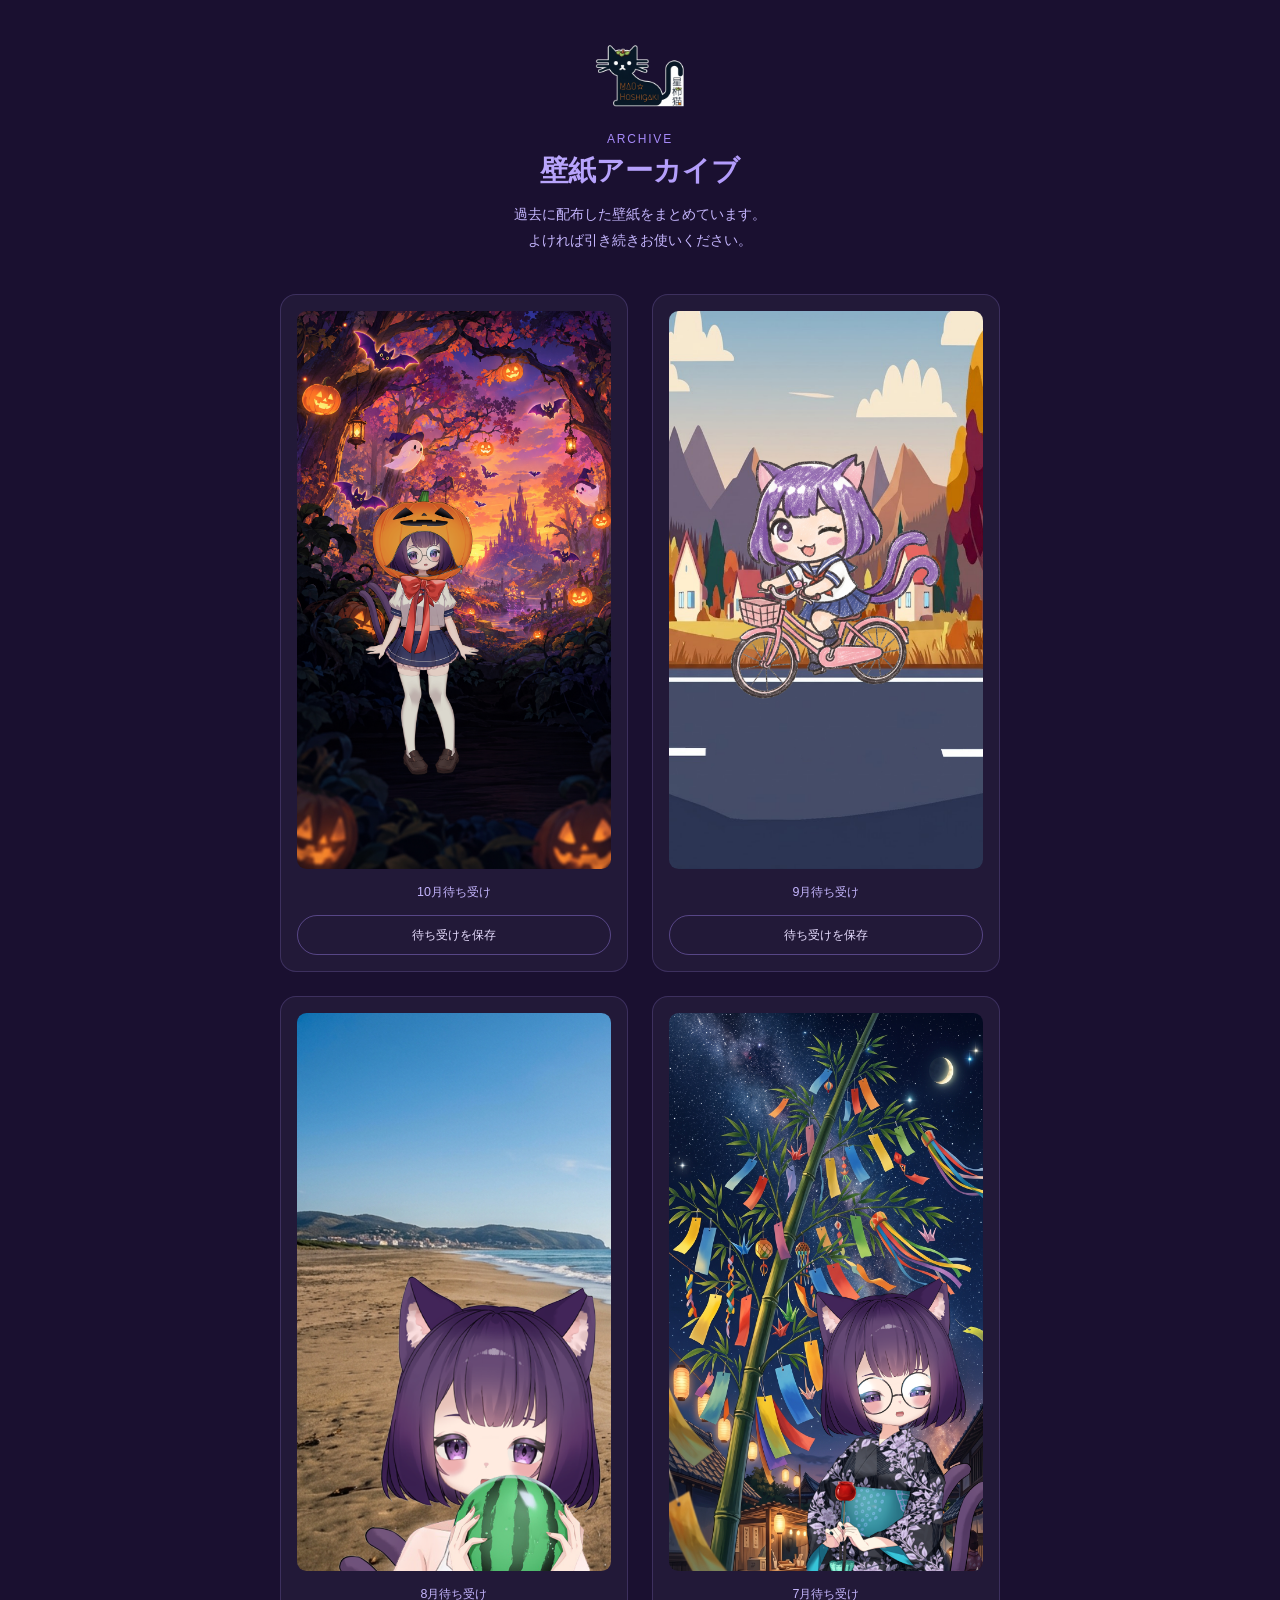
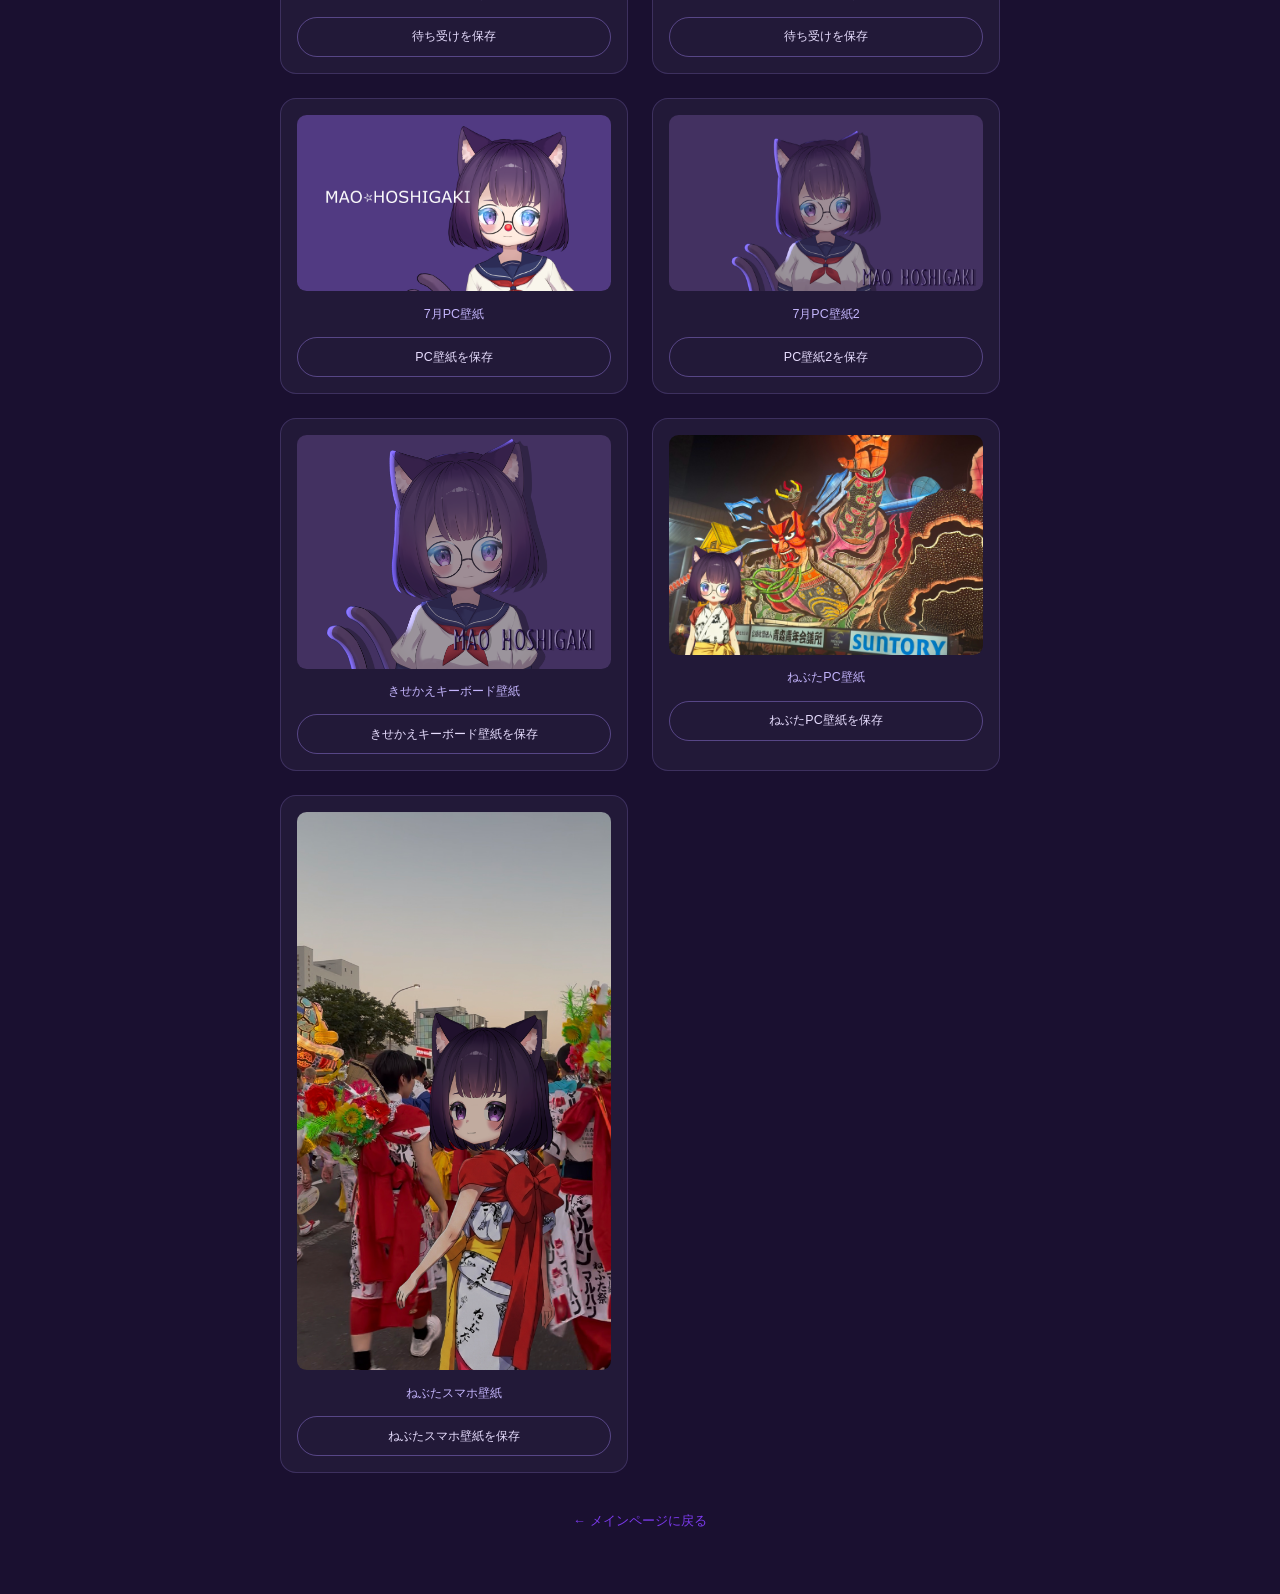
<file: wallpaper.html>
<!DOCTYPE html>
<html lang="ja">
<head>
  <meta charset="UTF-8">
  <meta name="viewport" content="width=device-width, initial-scale=1.0">
  <title>壁紙アーカイブ — 星柿☆猫</title>
  <link rel="icon" href="images/icon.png" />
  <style>
    /* ── Base ── */
    *, *::before, *::after { box-sizing: border-box; margin: 0; padding: 0; }

    body {
      font-family: 'Hiragino Kaku Gothic ProN', 'Hiragino Sans', 'Noto Sans JP', sans-serif;
      background: #1a1030;
      color: #e8deff;
      min-height: 100vh;
      padding: 2.5rem 1.25rem 4rem;
    }

    .wrap {
      max-width: 720px;
      margin: 0 auto;
    }

    /* ── Header ── */
    .fk-header {
      text-align: center;
      margin-bottom: 2.5rem;
    }

    .fk-icon {
      height: 72px;
      width: auto;
      margin-bottom: 1rem;
    }

    .fk-label {
      font-size: .75rem;
      letter-spacing: .15em;
      text-transform: uppercase;
      color: #a78bfa;
      margin-bottom: .4rem;
    }

    .fk-title {
      font-size: 1.75rem;
      font-weight: 700;
      background: linear-gradient(135deg, #c4b5fd, #a78bfa);
      -webkit-background-clip: text;
      -webkit-text-fill-color: transparent;
      background-clip: text;
      margin-bottom: .75rem;
    }

    .fk-intro {
      font-size: .9rem;
      color: #c4b5fd;
      line-height: 1.8;
    }

    /* ── Wallpaper grid ── */
    .wp-grid {
      display: grid;
      grid-template-columns: 1fr;
      gap: 1.5rem;
    }

    @media (min-width: 560px) {
      .wp-grid {
        grid-template-columns: 1fr 1fr;
      }
    }

    .wp-card {
      display: flex;
      flex-direction: column;
      align-items: center;
      gap: .9rem;
      background: rgba(255, 255, 255, .04);
      border: 1px solid rgba(167, 139, 250, .2);
      border-radius: 1rem;
      padding: 1rem;
    }

    .wp-card img {
      width: 100%;
      border-radius: .6rem;
      display: block;
    }

    .wp-card-label {
      font-size: .78rem;
      color: #c4b5fd;
    }

    .btn-dl {
      display: inline-flex;
      align-items: center;
      justify-content: center;
      gap: .5rem;
      width: 100%;
      padding: .65rem 1.2rem;
      border-radius: 999px;
      border: 1.5px solid rgba(167, 139, 250, .4);
      color: #e8deff;
      font-size: .78rem;
      font-weight: 500;
      text-decoration: none;
      white-space: nowrap;
      transition: border-color .2s, color .2s;
    }

    .btn-dl:hover {
      border-color: rgba(167, 139, 250, .8);
    }

    .back-link {
      display: block;
      text-align: center;
      margin-top: 2.5rem;
      font-size: .8rem;
      color: #7c3aed;
      text-decoration: none;
    }
    .back-link:hover { text-decoration: underline; }
  </style>
</head>
<body>
  <div class="wrap">

    <!-- Header -->
    <header class="fk-header">
      <img class="fk-icon" src="images/icon.png" alt="星柿☆猫">
      <p class="fk-label">Archive</p>
      <h1 class="fk-title">壁紙アーカイブ</h1>
      <p class="fk-intro">
        過去に配布した壁紙をまとめています。<br>
        よければ引き続きお使いください。
      </p>
    </header>

    <!-- Wallpaper grid -->
    <div class="wp-grid">
      <div class="wp-card">
        <img src="images/10kabegami.png" alt="10月待ち受け" loading="lazy" />
        <span class="wp-card-label">10月待ち受け</span>
        <a class="btn-dl" href="images/10kabegami.png" download>待ち受けを保存</a>
      </div>
      <div class="wp-card">
        <img src="images/9kabegami.png" alt="9月待ち受け" loading="lazy" />
        <span class="wp-card-label">9月待ち受け</span>
        <a class="btn-dl" href="images/9kabegami.png" download>待ち受けを保存</a>
      </div>
      <div class="wp-card">
        <img src="images/8kabegami.png" alt="8月待ち受け" loading="lazy" />
        <span class="wp-card-label">8月待ち受け</span>
        <a class="btn-dl" href="images/8kabegami.png" download>待ち受けを保存</a>
      </div>
      <div class="wp-card">
        <img src="images/7kabegami.png" alt="7月待ち受け" loading="lazy" />
        <span class="wp-card-label">7月待ち受け</span>
        <a class="btn-dl" href="images/7kabegami.png" download>待ち受けを保存</a>
      </div>
      <div class="wp-card">
        <img src="images/MAO壁紙.png" alt="7月PC壁紙" loading="lazy" />
        <span class="wp-card-label">7月PC壁紙</span>
        <a class="btn-dl" href="images/MAO壁紙.png" download>PC壁紙を保存</a>
      </div>
      <div class="wp-card">
        <img src="images/MAO壁紙2.png" alt="7月PC壁紙2" loading="lazy" />
        <span class="wp-card-label">7月PC壁紙2</span>
        <a class="btn-dl" href="images/MAO壁紙2.png" download>PC壁紙2を保存</a>
      </div>
      <div class="wp-card">
        <img src="images/Shimeji.png" alt="きせかえキーボード壁紙" loading="lazy" />
        <span class="wp-card-label">きせかえキーボード壁紙</span>
        <a class="btn-dl" href="images/Shimeji.png" download>きせかえキーボード壁紙を保存</a>
      </div>
      <div class="wp-card">
        <img src="images/nebuta1.png" alt="ねぶたPC壁紙" loading="lazy" />
        <span class="wp-card-label">ねぶたPC壁紙</span>
        <a class="btn-dl" href="images/nebuta1.png" download>ねぶたPC壁紙を保存</a>
      </div>
      <div class="wp-card">
        <img src="images/nebuta2.png" alt="ねぶたスマホ壁紙" loading="lazy" />
        <span class="wp-card-label">ねぶたスマホ壁紙</span>
        <a class="btn-dl" href="images/nebuta2.png" download>ねぶたスマホ壁紙を保存</a>
      </div>
    </div>

    <a class="back-link" href="index.html">← メインページに戻る</a>

  </div>
</body>
</html>
</file>
